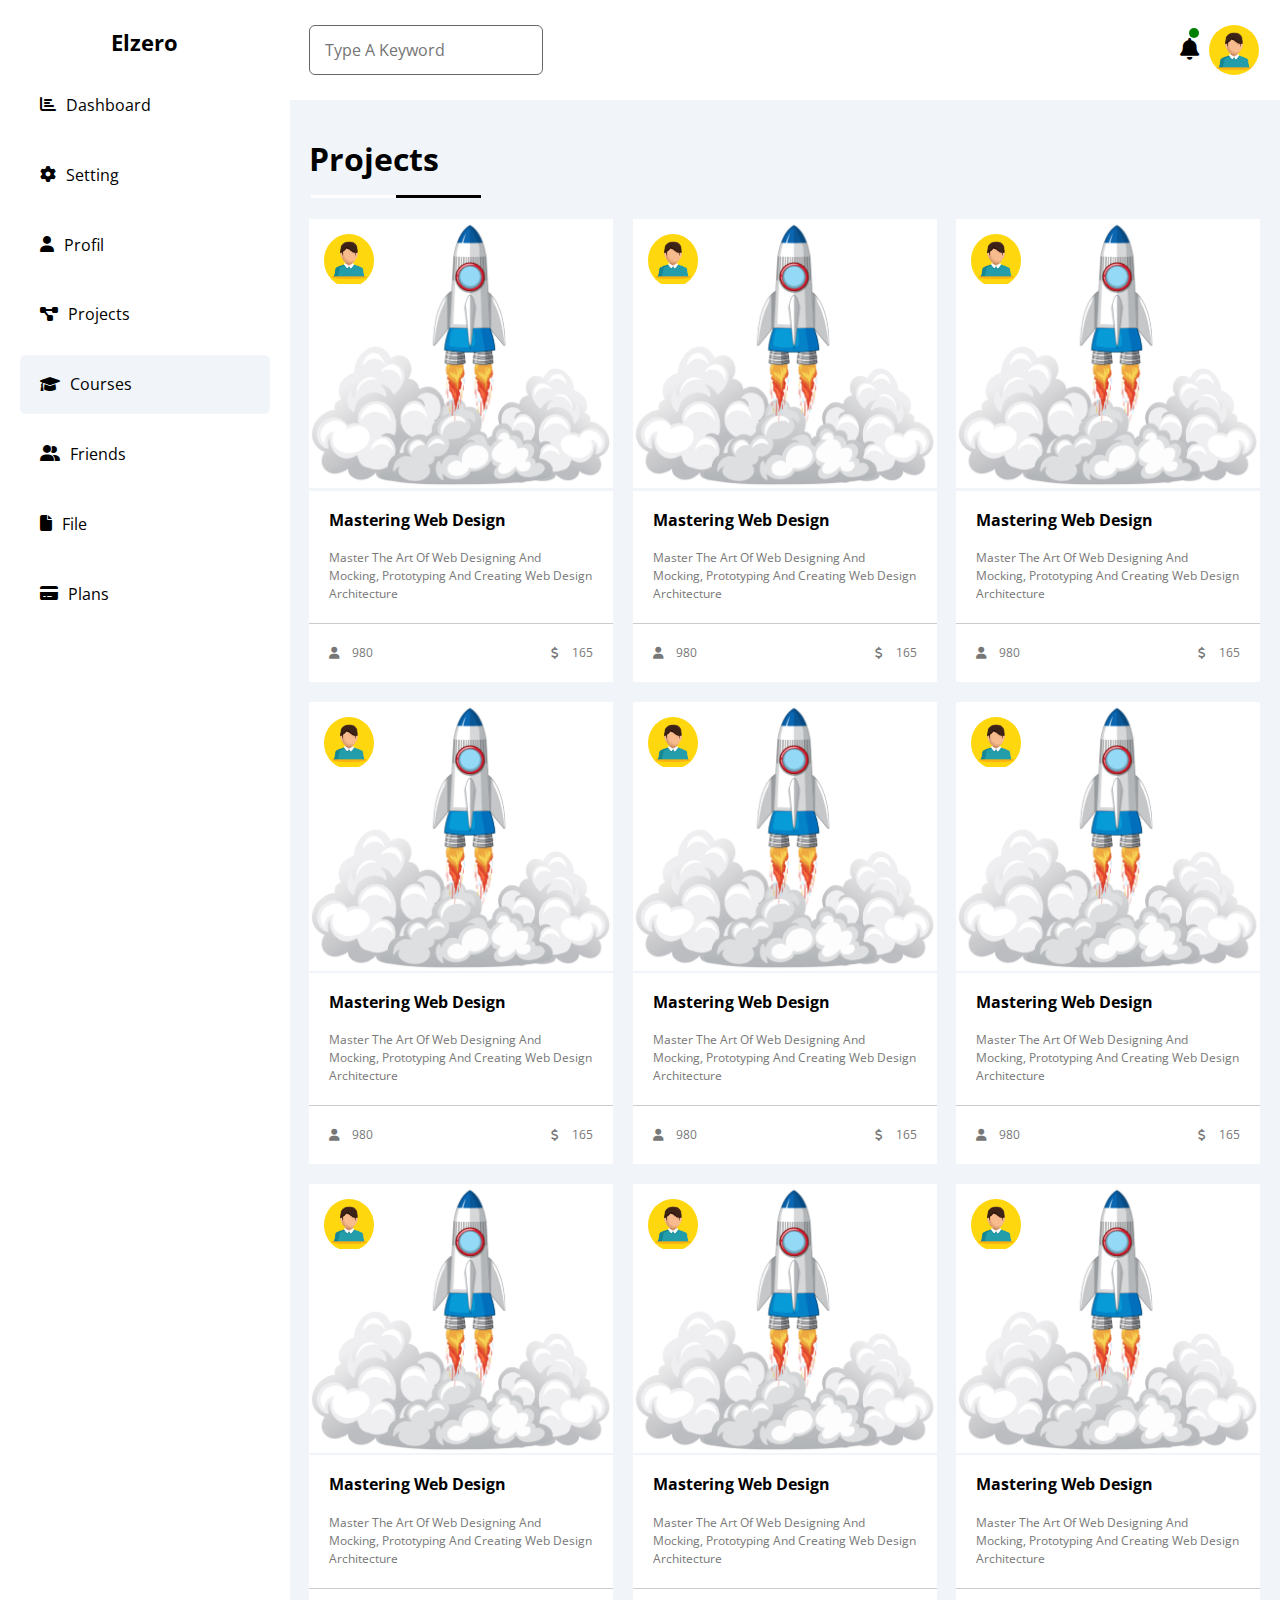
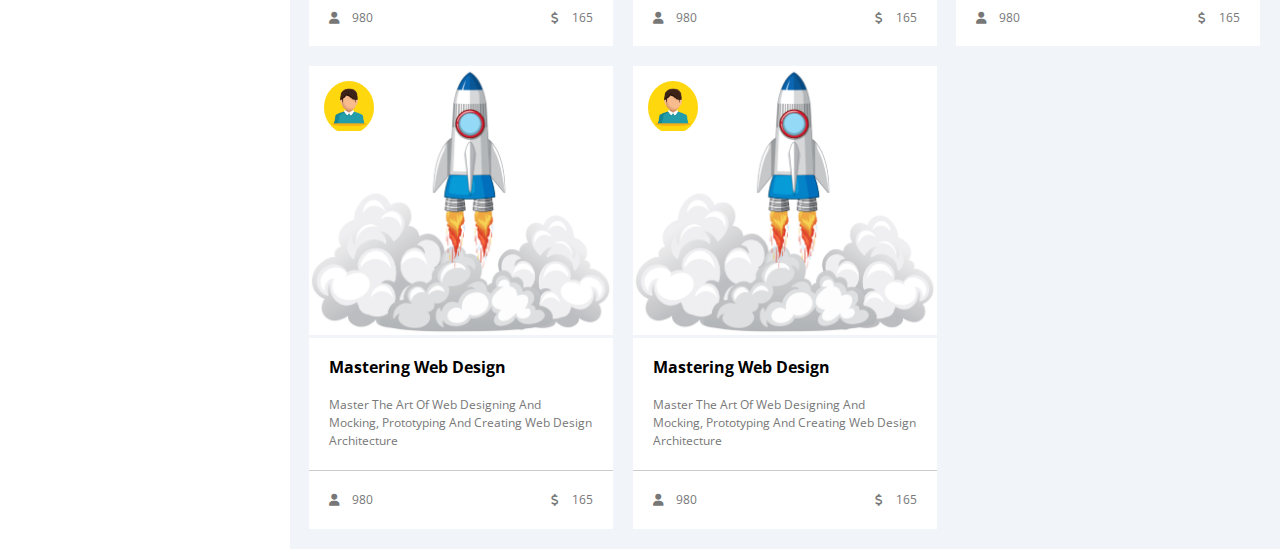
<file: courses.html>
<!DOCTYPE html>
<html lang="en">
    <head>
        <meta charset="UTF-8">
        <meta name="viewport" content="width=device-width, intiale-scale=1.0">
        <meta http-equiv="X-UA_compatible" content="IE=Edge">
        <title>courses</title>
        <link rel="stylesheet" href="css/all.min.css">
        <link rel="stylesheet" href="css/framework.css">
        <link rel="stylesheet" href="css/main.css">
        <link rel="stylesheet" href="css/normailize.css">
        <link rel="preconnect" href="https://fonts.googleapis.com">
        <link rel="preconnect" href="https://fonts.gstatic.com" crossorigin>
        <link href="https://fonts.googleapis.com/css2?family=Open+Sans:wght@400;500;600;700&display=swap" rel="stylesheet">
    </head>
    <body>
        <div class="page d-flex">
            <div class="sidebar bg-white p-20 ">
                <h3 class="txt-c fs-22 black-c p-10">elzero</h3>
                <ul class="mt-20 m-auto ">
                    <li class="wdt-25 mt-10 ht-6 d-block p-2 c-black rad-6"><i class="fa-solid c-black fa-chart-bar fafw pr-10 fs-16"></i><a class="c-black fs-16"  target="_blank" href="/index.html"class="fs-16 " >Dashboard</a></li>
                    <li class="wdt-25 mt-10 ht-6 d-block p-2 c-black rad-6"><i class="fa-solid c-black fa-gear fafw pr-10 fs-16"></i><a class="c-black fs-16"  target="top" href="/setting.html"class="fs-16 " >setting</a></li>
                    <li class="wdt-25 mt-10 ht-6 d-block p-2 c-black rad-6"><i class="fa-solid c-black fa-user fafw pr-10 fs-16"></i><a class="c-black fs-16" target="self"href="/profile.html"class="fs-16 " >profil</a></li>
                    <li class="wdt-25 mt-10 ht-6 d-block p-2 c-black rad-6"><i class="fa-solid c-black fa-diagram-project fafw pr-10 fs-16"></i><a class="c-black fs-16" target="blank" href="/projects.html"class="fs-16 " >projects</a></li>
                    <li class="wdt-25 mt-10 ht-6 d-block p-2 c-black rad-6 active"><i class="fa-solid c-black fa-graduation-cap fafw pr-10 fs-16"></i><a class="c-black fs-16" href="/courses.html"class="fs-16 " >courses</a></li>
                    <li class="wdt-25 mt-10 ht-6 d-block p-2 c-black rad-6"><i class="fa-solid c-black fa-user-group fafw pr-10 fs-16"></i><a class="c-black fs-16" href="/friends.html"class="fs-16 " >friends</a></li>
                    <li class="wdt-25 mt-10 ht-6 d-block p-2 c-black rad-6"><i class="fa-solid c-black fa-file fafw pr-10 fs-16"></i><a class="c-black fs-16" href="/files.html"class="fs-16 " >file</a></li>
                    <li class="wdt-25 mt-10 ht-6 d-block p-2 c-black rad-6"><i class="fa-solid c-black fa-credit-card fafw pr-10 fs-16"></i><a class="c-black fs-16" href="/plans.html"class="fs-16 " >plans</a></li>
                </ul>
            </div>
            <div class="container flex-1">
                <div class="content flex-1">
                    <header class=" d-flex bg-white wdt-100 p-20 ">
                        <form action="">
                            <input type="text" placeholder="type a keyword">
                        </form>
                        <div class="img p-relative mr-30">
                            <div class="i">
                                <i class="fa-solid fa-bell fafw pr-10 fs-22"></i>
                            </div>
                            <img class="rad-50"src="/images/user.jpg" alt="">
                        </div>
                    </header>
                    <!-- header end -->
                    <div class="main-heading p-relative">
                        <h1 class="p-20 fs-32 c-black ">Projects</h1>
                    </div>
                    <!-- main-heading end -->
                    <!-- course start-->
                    <div class="courses m-20">
                        <div class="course rad-6">
                            <div class="imgs">
                                <div class="img">
                                    <img src="/images/rocket.jpg" alt="">
                                </div>
                                <div class="user-img">
                                    <img src="/images/user.jpg" alt="">
                                </div>
                            </div>
                            <div class="txt-content p-20 bg-white">
                                <h3 class="ueber">Mastering Web Design</h3>
                                <p class="txt pt-20">Master The Art Of Web Designing And Mocking, Prototyping And Creating Web Design Architecture</p>
                            </div>
                            <div class="unter-zeile bg-white f-complete p-20">
                                <div class="txt "><i class="fa-solid fa-user pr-10"></i> 980</div>
                                <div class="txt txt-r "><i class="fa-solid fa-dollar-sign pr-10"></i> 165</div>
                            </div>
                        </div>
                        <div class="course rad-6">
                            <div class="imgs">
                                <div class="img">
                                    <img src="/images/rocket.jpg" alt="">
                                </div>
                                <div class="user-img">
                                    <img src="/images/user.jpg" alt="">
                                </div>
                            </div>
                            <div class="txt-content p-20 bg-white">
                                <h3 class="ueber">Mastering Web Design</h3>
                                <p class="txt pt-20">Master The Art Of Web Designing And Mocking, Prototyping And Creating Web Design Architecture</p>
                            </div>
                            <div class="unter-zeile bg-white f-complete p-20">
                                <div class="txt "><i class="fa-solid fa-user pr-10"></i> 980</div>
                                <div class="txt txt-r "><i class="fa-solid fa-dollar-sign pr-10"></i> 165</div>
                            </div>
                        </div>
                        <div class="course rad-6">
                            <div class="imgs">
                                <div class="img">
                                    <img src="/images/rocket.jpg" alt="">
                                </div>
                                <div class="user-img">
                                    <img src="/images/user.jpg" alt="">
                                </div>
                            </div>
                            <div class="txt-content p-20 bg-white">
                                <h3 class="ueber">Mastering Web Design</h3>
                                <p class="txt pt-20">Master The Art Of Web Designing And Mocking, Prototyping And Creating Web Design Architecture</p>
                            </div>
                            <div class="unter-zeile bg-white f-complete p-20">
                                <div class="txt "><i class="fa-solid fa-user pr-10"></i> 980</div>
                                <div class="txt txt-r "><i class="fa-solid fa-dollar-sign pr-10"></i> 165</div>
                            </div>
                        </div>
                        <div class="course rad-6">
                            <div class="imgs">
                                <div class="img">
                                    <img src="/images/rocket.jpg" alt="">
                                </div>
                                <div class="user-img">
                                    <img src="/images/user.jpg" alt="">
                                </div>
                            </div>
                            <div class="txt-content p-20 bg-white">
                                <h3 class="ueber">Mastering Web Design</h3>
                                <p class="txt pt-20">Master The Art Of Web Designing And Mocking, Prototyping And Creating Web Design Architecture</p>
                            </div>
                            <div class="unter-zeile bg-white f-complete p-20">
                                <div class="txt "><i class="fa-solid fa-user pr-10"></i> 980</div>
                                <div class="txt txt-r "><i class="fa-solid fa-dollar-sign pr-10"></i> 165</div>
                            </div>
                        </div>
                        <div class="course rad-6">
                            <div class="imgs">
                                <div class="img">
                                    <img src="/images/rocket.jpg" alt="">
                                </div>
                                <div class="user-img">
                                    <img src="/images/user.jpg" alt="">
                                </div>
                            </div>
                            <div class="txt-content p-20 bg-white">
                                <h3 class="ueber">Mastering Web Design</h3>
                                <p class="txt pt-20">Master The Art Of Web Designing And Mocking, Prototyping And Creating Web Design Architecture</p>
                            </div>
                            <div class="unter-zeile bg-white f-complete p-20">
                                <div class="txt "><i class="fa-solid fa-user pr-10"></i> 980</div>
                                <div class="txt txt-r "><i class="fa-solid fa-dollar-sign pr-10"></i> 165</div>
                            </div>
                        </div>
                        <div class="course rad-6">
                            <div class="imgs">
                                <div class="img">
                                    <img src="/images/rocket.jpg" alt="">
                                </div>
                                <div class="user-img">
                                    <img src="/images/user.jpg" alt="">
                                </div>
                            </div>
                            <div class="txt-content p-20 bg-white">
                                <h3 class="ueber">Mastering Web Design</h3>
                                <p class="txt pt-20">Master The Art Of Web Designing And Mocking, Prototyping And Creating Web Design Architecture</p>
                            </div>
                            <div class="unter-zeile bg-white f-complete p-20">
                                <div class="txt "><i class="fa-solid fa-user pr-10"></i> 980</div>
                                <div class="txt txt-r "><i class="fa-solid fa-dollar-sign pr-10"></i> 165</div>
                            </div>
                        </div>
                        <div class="course rad-6">
                            <div class="imgs">
                                <div class="img">
                                    <img src="/images/rocket.jpg" alt="">
                                </div>
                                <div class="user-img">
                                    <img src="/images/user.jpg" alt="">
                                </div>
                            </div>
                            <div class="txt-content p-20 bg-white">
                                <h3 class="ueber">Mastering Web Design</h3>
                                <p class="txt pt-20">Master The Art Of Web Designing And Mocking, Prototyping And Creating Web Design Architecture</p>
                            </div>
                            <div class="unter-zeile bg-white f-complete p-20">
                                <div class="txt "><i class="fa-solid fa-user pr-10"></i> 980</div>
                                <div class="txt txt-r "><i class="fa-solid fa-dollar-sign pr-10"></i> 165</div>
                            </div>
                        </div>
                        <div class="course rad-6">
                            <div class="imgs">
                                <div class="img">
                                    <img src="/images/rocket.jpg" alt="">
                                </div>
                                <div class="user-img">
                                    <img src="/images/user.jpg" alt="">
                                </div>
                            </div>
                            <div class="txt-content p-20 bg-white">
                                <h3 class="ueber">Mastering Web Design</h3>
                                <p class="txt pt-20">Master The Art Of Web Designing And Mocking, Prototyping And Creating Web Design Architecture</p>
                            </div>
                            <div class="unter-zeile bg-white f-complete p-20">
                                <div class="txt "><i class="fa-solid fa-user pr-10"></i> 980</div>
                                <div class="txt txt-r "><i class="fa-solid fa-dollar-sign pr-10"></i> 165</div>
                            </div>
                        </div>
                        <div class="course rad-6">
                            <div class="imgs">
                                <div class="img">
                                    <img src="/images/rocket.jpg" alt="">
                                </div>
                                <div class="user-img">
                                    <img src="/images/user.jpg" alt="">
                                </div>
                            </div>
                            <div class="txt-content p-20 bg-white">
                                <h3 class="ueber">Mastering Web Design</h3>
                                <p class="txt pt-20">Master The Art Of Web Designing And Mocking, Prototyping And Creating Web Design Architecture</p>
                            </div>
                            <div class="unter-zeile bg-white f-complete p-20">
                                <div class="txt "><i class="fa-solid fa-user pr-10"></i> 980</div>
                                <div class="txt txt-r "><i class="fa-solid fa-dollar-sign pr-10"></i> 165</div>
                            </div>
                        </div>
                        <div class="course rad-6">
                            <div class="imgs">
                                <div class="img">
                                    <img src="/images/rocket.jpg" alt="">
                                </div>
                                <div class="user-img">
                                    <img src="/images/user.jpg" alt="">
                                </div>
                            </div>
                            <div class="txt-content p-20 bg-white">
                                <h3 class="ueber">Mastering Web Design</h3>
                                <p class="txt pt-20">Master The Art Of Web Designing And Mocking, Prototyping And Creating Web Design Architecture</p>
                            </div>
                            <div class="unter-zeile bg-white f-complete p-20">
                                <div class="txt "><i class="fa-solid fa-user pr-10"></i> 980</div>
                                <div class="txt txt-r "><i class="fa-solid fa-dollar-sign pr-10"></i> 165</div>
                            </div>
                        </div>
                        <div class="course rad-6">
                            <div class="imgs">
                                <div class="img">
                                    <img src="/images/rocket.jpg" alt="">
                                </div>
                                <div class="user-img">
                                    <img src="/images/user.jpg" alt="">
                                </div>
                            </div>
                            <div class="txt-content p-20 bg-white">
                                <h3 class="ueber ">Mastering Web Design</h3>
                                <p class="txt pt-20">Master The Art Of Web Designing And Mocking, Prototyping And Creating Web Design Architecture</p>
                            </div>
                            <div class="unter-zeile bg-white f-complete p-20">
                                <div class="txt "><i class="fa-solid fa-user pr-10"></i> 980</div>
                                <div class="txt txt-r "><i class="fa-solid fa-dollar-sign pr-10"></i> 165</div>
                            </div>
                        </div>
                    </div> 
                    <!-- course end-->
                </div>
            </div> 
        </div>
    </body>
</html>
</file>
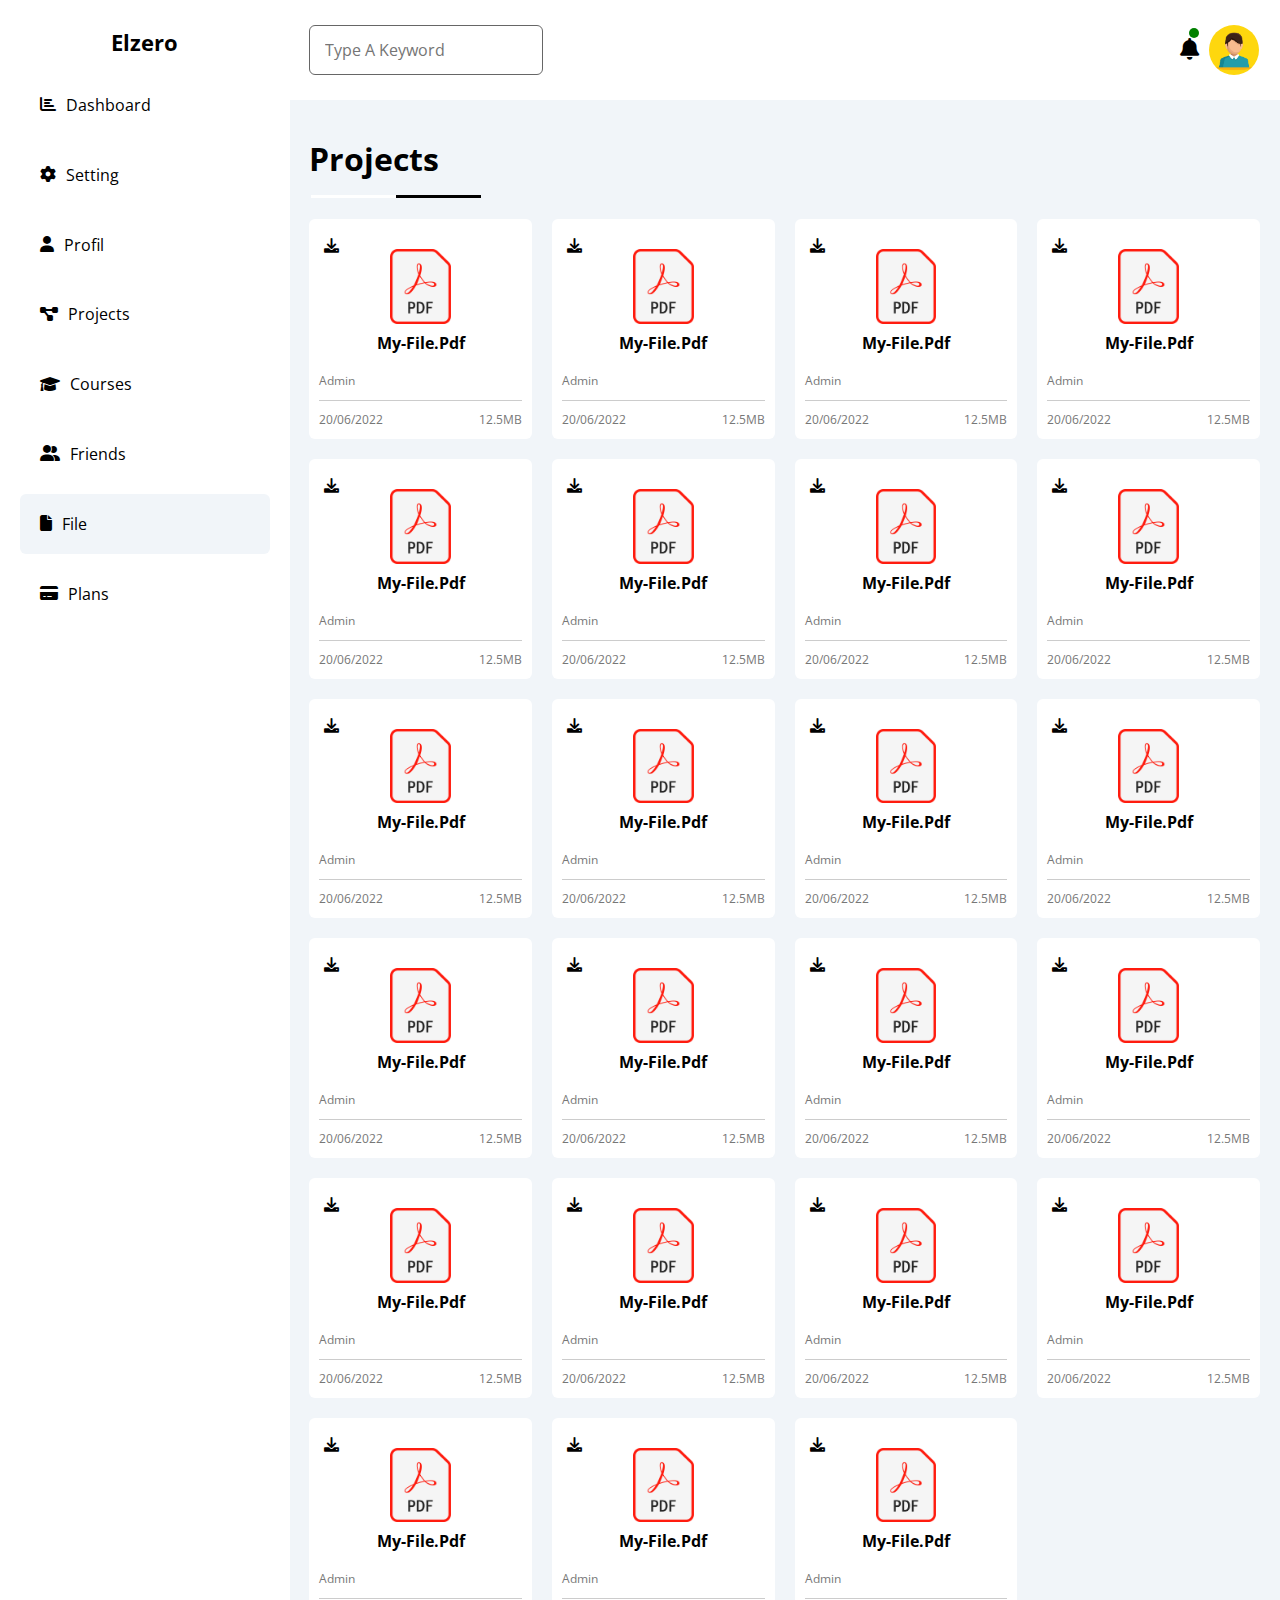
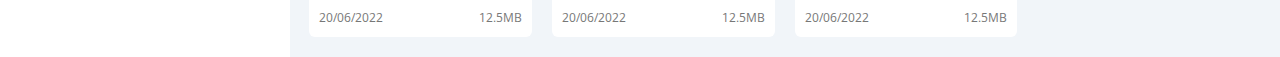
<file: files.html>
<!DOCTYPE html>
<html lang="en">
<head>
    <meta charset="UTF-8">
    <meta http-equiv="X-UA-Compatible" content="IE=edge">
    <meta name="viewport" content="width=device-width, initial-scale=1.0">
    <title>Files</title>
    <link rel="stylesheet" href="css/all.min.css">
    <link rel="stylesheet" href="css/framework.css">
    <link rel="stylesheet" href="css/main.css">
    <link rel="stylesheet" href="css/normailize.css">
    <link rel="preconnect" href="https://fonts.googleapis.com">
    <link rel="preconnect" href="https://fonts.gstatic.com" crossorigin>
    <link href="https://fonts.googleapis.com/css2?family=Open+Sans:wght@400;500;600;700&display=swap" rel="stylesheet">
</head>
<body>
    <div class="page d-flex">
        <div class="sidebar bg-white p-20 ">
            <h3 class="txt-c fs-22 black-c p-10">elzero</h3>
            <ul class="mt-20 m-auto ">
                <li class="wdt-25 mt-10 ht-6 d-block p-2 c-black rad-6"><i class="fa-solid c-black fa-chart-bar fafw pr-10 fs-16"></i><a class="c-black fs-16"  target="_blank" href="/index.html"class="fs-16 " >Dashboard</a></li>
                <li class="wdt-25 mt-10 ht-6 d-block p-2 c-black rad-6"><i class="fa-solid c-black fa-gear fafw pr-10 fs-16"></i><a class="c-black fs-16"  target="top" href="/setting.html"class="fs-16 " >setting</a></li>
                <li class="wdt-25 mt-10 ht-6 d-block p-2 c-black rad-6"><i class="fa-solid c-black fa-user fafw pr-10 fs-16"></i><a class="c-black fs-16" target="self"href="/profile.html"class="fs-16 " >profil</a></li>
                <li class="wdt-25 mt-10 ht-6 d-block p-2 c-black rad-6"><i class="fa-solid c-black fa-diagram-project fafw pr-10 fs-16"></i><a class="c-black fs-16" target="blank" href="/projects.html"class="fs-16 " >projects</a></li>
                <li class="wdt-25 mt-10 ht-6 d-block p-2 c-black rad-6"><i class="fa-solid c-black fa-graduation-cap fafw pr-10 fs-16"></i><a class="c-black fs-16" href="/courses.html"class="fs-16 " >courses</a></li>
                <li class="wdt-25 mt-10 ht-6 d-block p-2 c-black rad-6"><i class="fa-solid c-black fa-user-group fafw pr-10 fs-16"></i><a class="c-black fs-16" href="/friends.html"class="fs-16 " >friends</a></li>
                <li class="wdt-25 mt-10 ht-6 d-block p-2 c-black rad-6 active"><i class="fa-solid c-black fa-file fafw pr-10 fs-16"></i><a class="c-black fs-16" href="/files.html"class="fs-16 " >file</a></li>
                <li class="wdt-25 mt-10 ht-6 d-block p-2 c-black rad-6"><i class="fa-solid c-black fa-credit-card fafw pr-10 fs-16"></i><a class="c-black fs-16" href="/plans.html"class="fs-16 " >plans</a></li>
            </ul>
        </div>
        <div class="container flex-1">
            <div class="content flex-1">
                <header class=" d-flex bg-white wdt-100 p-20 ">
                    <form action="">
                        <input type="text" placeholder="type a keyword">
                    </form>
                    <div class="img p-relative mr-30">
                        <div class="i">
                            <i class="fa-solid fa-bell fafw pr-10 fs-22"></i>
                        </div>
                        <img class="rad-50"src="/images/user.jpg" alt="">
                    </div>
                </header>
                <!-- header end -->
                <div class="main-heading p-relative">
                    <h1 class="p-20 fs-32 c-black ">Projects</h1>
                </div>
                <!-- main-heading end -->
                <!--files start-->
                    <div class="files m-20">
                        <div class="file p-10 bg-white rad-6">
                            <div class="imgs mt-20">
                                <div class="img f-complete">
                                    <img src="/images/PDF_file_icon.svg.png" alt="">
                                </div>
                                <div class="icon">
                                    <i class="fa-solid fa-download"></i>
                                </div>
                            </div>
                            <div class="txt-cont mb-10">
                                <h3 class="ueber p-10 txt-c">my-file.pdf</h3>
                                <p class="txt mt-10">Admin</p>
                            </div>
                            <div class="unter-zeile  f-complete ">
                                <div class="txt">20/06/2022</div>
                                <div class="txt txt-r">12.5MB</div>
                            </div>
                        </div>
                        <div class="file p-10 bg-white rad-6">
                            <div class="imgs mt-20">
                                <div class="img f-complete">
                                    <img src="/images/PDF_file_icon.svg.png" alt="">
                                </div>
                                <div class="icon">
                                    <i class="fa-solid fa-download"></i>
                                </div>
                            </div>
                            <div class="txt-cont mb-10">
                                <h3 class="ueber p-10 txt-c">my-file.pdf</h3>
                                <p class="txt mt-10">Admin</p>
                            </div>
                            <div class="unter-zeile  f-complete ">
                                <div class="txt">20/06/2022</div>
                                <div class="txt txt-r">12.5MB</div>
                            </div>
                        </div>
                        <div class="file p-10 bg-white rad-6">
                            <div class="imgs mt-20">
                                <div class="img f-complete">
                                    <img src="/images/PDF_file_icon.svg.png" alt="">
                                </div>
                                <div class="icon">
                                    <i class="fa-solid fa-download"></i>
                                </div>
                            </div>
                            <div class="txt-cont mb-10">
                                <h3 class="ueber p-10 txt-c">my-file.pdf</h3>
                                <p class="txt mt-10">Admin</p>
                            </div>
                            <div class="unter-zeile  f-complete ">
                                <div class="txt">20/06/2022</div>
                                <div class="txt txt-r">12.5MB</div>
                            </div>
                        </div>
                        <div class="file p-10 bg-white rad-6">
                            <div class="imgs mt-20">
                                <div class="img f-complete">
                                    <img src="/images/PDF_file_icon.svg.png" alt="">
                                </div>
                                <div class="icon">
                                    <i class="fa-solid fa-download"></i>
                                </div>
                            </div>
                            <div class="txt-cont mb-10">
                                <h3 class="ueber p-10 txt-c">my-file.pdf</h3>
                                <p class="txt mt-10">Admin</p>
                            </div>
                            <div class="unter-zeile  f-complete ">
                                <div class="txt">20/06/2022</div>
                                <div class="txt txt-r">12.5MB</div>
                            </div>
                        </div>
                        <div class="file p-10 bg-white rad-6">
                            <div class="imgs mt-20">
                                <div class="img f-complete">
                                    <img src="/images/PDF_file_icon.svg.png" alt="">
                                </div>
                                <div class="icon">
                                    <i class="fa-solid fa-download"></i>
                                </div>
                            </div>
                            <div class="txt-cont mb-10">
                                <h3 class="ueber p-10 txt-c">my-file.pdf</h3>
                                <p class="txt mt-10">Admin</p>
                            </div>
                            <div class="unter-zeile  f-complete ">
                                <div class="txt">20/06/2022</div>
                                <div class="txt txt-r">12.5MB</div>
                            </div>
                        </div>
                        <div class="file p-10 bg-white rad-6">
                            <div class="imgs mt-20">
                                <div class="img f-complete">
                                    <img src="/images/PDF_file_icon.svg.png" alt="">
                                </div>
                                <div class="icon">
                                    <i class="fa-solid fa-download"></i>
                                </div>
                            </div>
                            <div class="txt-cont mb-10">
                                <h3 class="ueber p-10 txt-c">my-file.pdf</h3>
                                <p class="txt mt-10">Admin</p>
                            </div>
                            <div class="unter-zeile  f-complete ">
                                <div class="txt">20/06/2022</div>
                                <div class="txt txt-r">12.5MB</div>
                            </div>
                        </div>
                        <div class="file p-10 bg-white rad-6">
                            <div class="imgs mt-20">
                                <div class="img f-complete">
                                    <img src="/images/PDF_file_icon.svg.png" alt="">
                                </div>
                                <div class="icon">
                                    <i class="fa-solid fa-download"></i>
                                </div>
                            </div>
                            <div class="txt-cont mb-10">
                                <h3 class="ueber p-10 txt-c">my-file.pdf</h3>
                                <p class="txt mt-10">Admin</p>
                            </div>
                            <div class="unter-zeile  f-complete ">
                                <div class="txt">20/06/2022</div>
                                <div class="txt txt-r">12.5MB</div>
                            </div>
                        </div>
                        <div class="file p-10 bg-white rad-6">
                            <div class="imgs mt-20">
                                <div class="img f-complete">
                                    <img src="/images/PDF_file_icon.svg.png" alt="">
                                </div>
                                <div class="icon">
                                    <i class="fa-solid fa-download"></i>
                                </div>
                            </div>
                            <div class="txt-cont mb-10">
                                <h3 class="ueber p-10 txt-c">my-file.pdf</h3>
                                <p class="txt mt-10">Admin</p>
                            </div>
                            <div class="unter-zeile  f-complete ">
                                <div class="txt">20/06/2022</div>
                                <div class="txt txt-r">12.5MB</div>
                            </div>
                        </div>
                        <div class="file p-10 bg-white rad-6">
                            <div class="imgs mt-20">
                                <div class="img f-complete">
                                    <img src="/images/PDF_file_icon.svg.png" alt="">
                                </div>
                                <div class="icon">
                                    <i class="fa-solid fa-download"></i>
                                </div>
                            </div>
                            <div class="txt-cont mb-10">
                                <h3 class="ueber p-10 txt-c">my-file.pdf</h3>
                                <p class="txt mt-10">Admin</p>
                            </div>
                            <div class="unter-zeile  f-complete ">
                                <div class="txt">20/06/2022</div>
                                <div class="txt txt-r">12.5MB</div>
                            </div>
                        </div>
                        <div class="file p-10 bg-white rad-6">
                            <div class="imgs mt-20">
                                <div class="img f-complete">
                                    <img src="/images/PDF_file_icon.svg.png" alt="">
                                </div>
                                <div class="icon">
                                    <i class="fa-solid fa-download"></i>
                                </div>
                            </div>
                            <div class="txt-cont mb-10">
                                <h3 class="ueber p-10 txt-c">my-file.pdf</h3>
                                <p class="txt mt-10">Admin</p>
                            </div>
                            <div class="unter-zeile  f-complete ">
                                <div class="txt">20/06/2022</div>
                                <div class="txt txt-r">12.5MB</div>
                            </div>
                        </div>
                        <div class="file p-10 bg-white rad-6">
                            <div class="imgs mt-20">
                                <div class="img f-complete">
                                    <img src="/images/PDF_file_icon.svg.png" alt="">
                                </div>
                                <div class="icon">
                                    <i class="fa-solid fa-download"></i>
                                </div>
                            </div>
                            <div class="txt-cont mb-10">
                                <h3 class="ueber p-10 txt-c">my-file.pdf</h3>
                                <p class="txt mt-10">Admin</p>
                            </div>
                            <div class="unter-zeile  f-complete ">
                                <div class="txt">20/06/2022</div>
                                <div class="txt txt-r">12.5MB</div>
                            </div>
                        </div>
                        <div class="file p-10 bg-white rad-6">
                            <div class="imgs mt-20">
                                <div class="img f-complete">
                                    <img src="/images/PDF_file_icon.svg.png" alt="">
                                </div>
                                <div class="icon">
                                    <i class="fa-solid fa-download"></i>
                                </div>
                            </div>
                            <div class="txt-cont mb-10">
                                <h3 class="ueber p-10 txt-c">my-file.pdf</h3>
                                <p class="txt mt-10">Admin</p>
                            </div>
                            <div class="unter-zeile  f-complete ">
                                <div class="txt">20/06/2022</div>
                                <div class="txt txt-r">12.5MB</div>
                            </div>
                        </div>
                        <div class="file p-10 bg-white rad-6">
                            <div class="imgs mt-20">
                                <div class="img f-complete">
                                    <img src="/images/PDF_file_icon.svg.png" alt="">
                                </div>
                                <div class="icon">
                                    <i class="fa-solid fa-download"></i>
                                </div>
                            </div>
                            <div class="txt-cont mb-10">
                                <h3 class="ueber p-10 txt-c">my-file.pdf</h3>
                                <p class="txt mt-10">Admin</p>
                            </div>
                            <div class="unter-zeile  f-complete ">
                                <div class="txt">20/06/2022</div>
                                <div class="txt txt-r">12.5MB</div>
                            </div>
                        </div>
                        <div class="file p-10 bg-white rad-6">
                            <div class="imgs mt-20">
                                <div class="img f-complete">
                                    <img src="/images/PDF_file_icon.svg.png" alt="">
                                </div>
                                <div class="icon">
                                    <i class="fa-solid fa-download"></i>
                                </div>
                            </div>
                            <div class="txt-cont mb-10">
                                <h3 class="ueber p-10 txt-c">my-file.pdf</h3>
                                <p class="txt mt-10">Admin</p>
                            </div>
                            <div class="unter-zeile  f-complete ">
                                <div class="txt">20/06/2022</div>
                                <div class="txt txt-r">12.5MB</div>
                            </div>
                        </div>
                        <div class="file p-10 bg-white rad-6">
                            <div class="imgs mt-20">
                                <div class="img f-complete">
                                    <img src="/images/PDF_file_icon.svg.png" alt="">
                                </div>
                                <div class="icon">
                                    <i class="fa-solid fa-download"></i>
                                </div>
                            </div>
                            <div class="txt-cont mb-10">
                                <h3 class="ueber p-10 txt-c">my-file.pdf</h3>
                                <p class="txt mt-10">Admin</p>
                            </div>
                            <div class="unter-zeile  f-complete ">
                                <div class="txt">20/06/2022</div>
                                <div class="txt txt-r">12.5MB</div>
                            </div>
                        </div>
                        <div class="file p-10 bg-white rad-6">
                            <div class="imgs mt-20">
                                <div class="img f-complete">
                                    <img src="/images/PDF_file_icon.svg.png" alt="">
                                </div>
                                <div class="icon">
                                    <i class="fa-solid fa-download"></i>
                                </div>
                            </div>
                            <div class="txt-cont mb-10">
                                <h3 class="ueber p-10 txt-c">my-file.pdf</h3>
                                <p class="txt mt-10">Admin</p>
                            </div>
                            <div class="unter-zeile  f-complete ">
                                <div class="txt">20/06/2022</div>
                                <div class="txt txt-r">12.5MB</div>
                            </div>
                        </div>
                        <div class="file p-10 bg-white rad-6">
                            <div class="imgs mt-20">
                                <div class="img f-complete">
                                    <img src="/images/PDF_file_icon.svg.png" alt="">
                                </div>
                                <div class="icon">
                                    <i class="fa-solid fa-download"></i>
                                </div>
                            </div>
                            <div class="txt-cont mb-10">
                                <h3 class="ueber p-10 txt-c">my-file.pdf</h3>
                                <p class="txt mt-10">Admin</p>
                            </div>
                            <div class="unter-zeile  f-complete ">
                                <div class="txt">20/06/2022</div>
                                <div class="txt txt-r">12.5MB</div>
                            </div>
                        </div>
                        <div class="file p-10 bg-white rad-6">
                            <div class="imgs mt-20">
                                <div class="img f-complete">
                                    <img src="/images/PDF_file_icon.svg.png" alt="">
                                </div>
                                <div class="icon">
                                    <i class="fa-solid fa-download"></i>
                                </div>
                            </div>
                            <div class="txt-cont mb-10">
                                <h3 class="ueber p-10 txt-c">my-file.pdf</h3>
                                <p class="txt mt-10">Admin</p>
                            </div>
                            <div class="unter-zeile  f-complete ">
                                <div class="txt">20/06/2022</div>
                                <div class="txt txt-r">12.5MB</div>
                            </div>
                        </div>
                        <div class="file p-10 bg-white rad-6">
                            <div class="imgs mt-20">
                                <div class="img f-complete">
                                    <img src="/images/PDF_file_icon.svg.png" alt="">
                                </div>
                                <div class="icon">
                                    <i class="fa-solid fa-download"></i>
                                </div>
                            </div>
                            <div class="txt-cont mb-10">
                                <h3 class="ueber p-10 txt-c">my-file.pdf</h3>
                                <p class="txt mt-10">Admin</p>
                            </div>
                            <div class="unter-zeile  f-complete ">
                                <div class="txt">20/06/2022</div>
                                <div class="txt txt-r">12.5MB</div>
                            </div>
                        </div>
                        <div class="file p-10 bg-white rad-6">
                            <div class="imgs mt-20">
                                <div class="img f-complete">
                                    <img src="/images/PDF_file_icon.svg.png" alt="">
                                </div>
                                <div class="icon">
                                    <i class="fa-solid fa-download"></i>
                                </div>
                            </div>
                            <div class="txt-cont mb-10">
                                <h3 class="ueber p-10 txt-c">my-file.pdf</h3>
                                <p class="txt mt-10">Admin</p>
                            </div>
                            <div class="unter-zeile  f-complete ">
                                <div class="txt">20/06/2022</div>
                                <div class="txt txt-r">12.5MB</div>
                            </div>
                        </div>
                        <div class="file p-10 bg-white rad-6">
                            <div class="imgs mt-20">
                                <div class="img f-complete">
                                    <img src="/images/PDF_file_icon.svg.png" alt="">
                                </div>
                                <div class="icon">
                                    <i class="fa-solid fa-download"></i>
                                </div>
                            </div>
                            <div class="txt-cont mb-10">
                                <h3 class="ueber p-10 txt-c">my-file.pdf</h3>
                                <p class="txt mt-10">Admin</p>
                            </div>
                            <div class="unter-zeile  f-complete ">
                                <div class="txt">20/06/2022</div>
                                <div class="txt txt-r">12.5MB</div>
                            </div>
                        </div>
                        <div class="file p-10 bg-white rad-6">
                            <div class="imgs mt-20">
                                <div class="img f-complete">
                                    <img src="/images/PDF_file_icon.svg.png" alt="">
                                </div>
                                <div class="icon">
                                    <i class="fa-solid fa-download"></i>
                                </div>
                            </div>
                            <div class="txt-cont mb-10">
                                <h3 class="ueber p-10 txt-c">my-file.pdf</h3>
                                <p class="txt mt-10">Admin</p>
                            </div>
                            <div class="unter-zeile  f-complete ">
                                <div class="txt">20/06/2022</div>
                                <div class="txt txt-r">12.5MB</div>
                            </div>
                        </div>
                        <div class="file p-10 bg-white rad-6">
                            <div class="imgs mt-20">
                                <div class="img f-complete">
                                    <img src="/images/PDF_file_icon.svg.png" alt="">
                                </div>
                                <div class="icon">
                                    <i class="fa-solid fa-download"></i>
                                </div>
                            </div>
                            <div class="txt-cont mb-10">
                                <h3 class="ueber p-10 txt-c">my-file.pdf</h3>
                                <p class="txt mt-10">Admin</p>
                            </div>
                            <div class="unter-zeile  f-complete ">
                                <div class="txt">20/06/2022</div>
                                <div class="txt txt-r">12.5MB</div>
                            </div>
                        </div>
                    </div>
                <!--files end-->
                <!--files start-->
                <!--files end-->
            </div>
        </div> 
    </div>
</body>
</html>
</file>
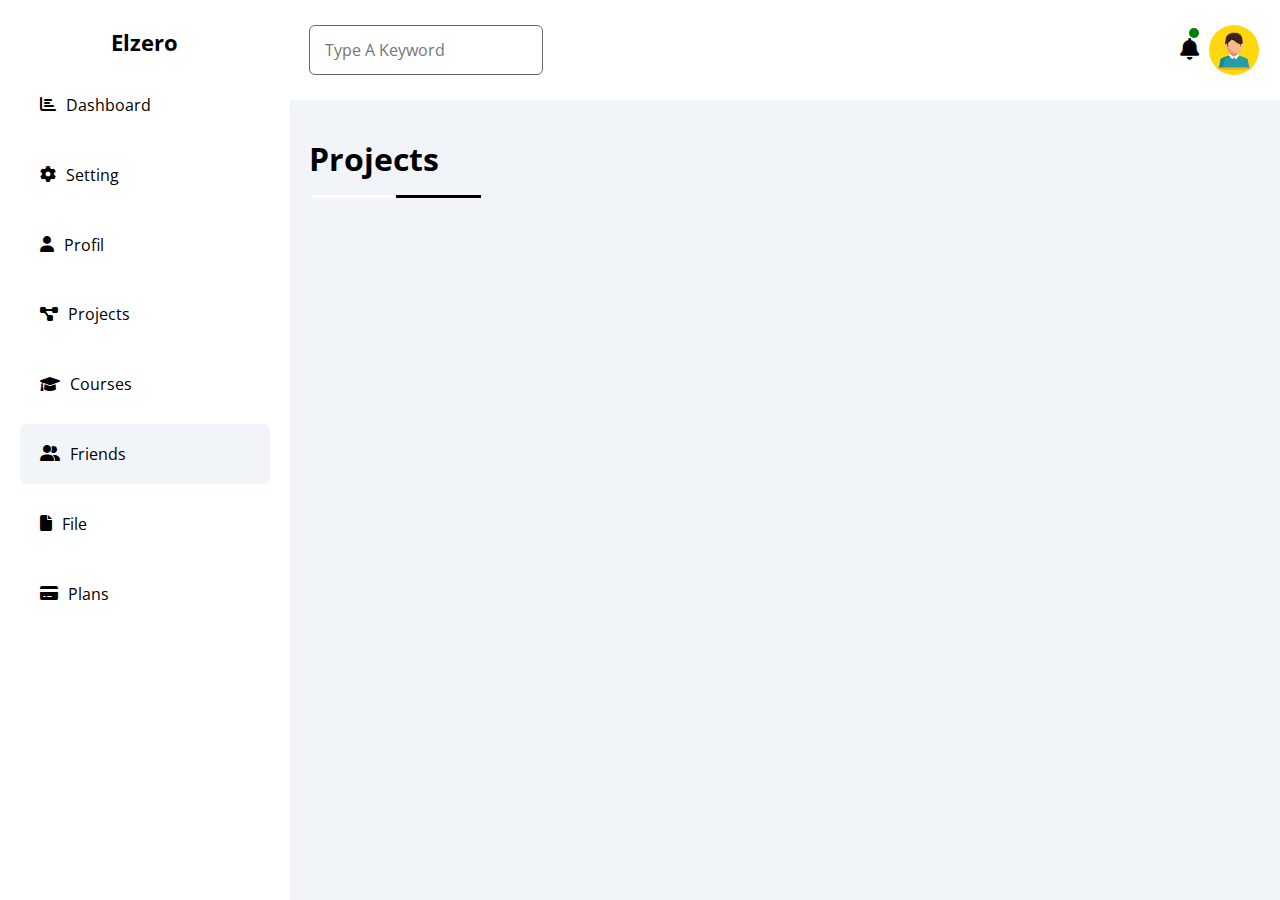
<file: friends.html>
<!DOCTYPE html>
<html lang="en">
<head>
    <meta charset="UTF-8">
    <meta http-equiv="X-UA-Compatible" content="IE=edge">
    <meta name="viewport" content="width=device-width, initial-scale=1.0">
    <title>Friends</title>
    <link rel="stylesheet" href="/css/all.min.css">
    <link rel="stylesheet" href="/css/framework.css">
    <link rel="stylesheet" href="/css/main.css">
    <link rel="stylesheet" href="/css/normailize.css">
    <link rel="preconnect" href="https://fonts.googleapis.com">
    <link rel="preconnect" href="https://fonts.gstatic.com" crossorigin>
    <link href="https://fonts.googleapis.com/css2?family=Open+Sans:wght@400;500;600;700&display=swap" rel="stylesheet">
</head>
<body>
    <div class="page d-flex">
        <div class="sidebar bg-white p-20 ">
            <h3 class="txt-c fs-22 black-c p-10">elzero</h3>
            <ul class="mt-20 m-auto ">
                <li class="wdt-25 mt-10 ht-6 d-block p-2 c-black rad-6"><i class="fa-solid c-black fa-chart-bar fafw pr-10 fs-16"></i><a class="c-black fs-16"  target="_blank" href="/index.html"class="fs-16 " >Dashboard</a></li>
                <li class="wdt-25 mt-10 ht-6 d-block p-2 c-black rad-6"><i class="fa-solid c-black fa-gear fafw pr-10 fs-16"></i><a class="c-black fs-16"  target="top" href="/setting.html"class="fs-16 " >setting</a></li>
                <li class="wdt-25 mt-10 ht-6 d-block p-2 c-black rad-6"><i class="fa-solid c-black fa-user fafw pr-10 fs-16"></i><a class="c-black fs-16" target="self"href="/profile.html"class="fs-16 " >profil</a></li>
                <li class="wdt-25 mt-10 ht-6 d-block p-2 c-black rad-6"><i class="fa-solid c-black fa-diagram-project fafw pr-10 fs-16"></i><a class="c-black fs-16" target="blank" href="/projects.html"class="fs-16 " >projects</a></li>
                <li class="wdt-25 mt-10 ht-6 d-block p-2 c-black rad-6"><i class="fa-solid c-black fa-graduation-cap fafw pr-10 fs-16"></i><a class="c-black fs-16" href="/courses.html"class="fs-16 " >courses</a></li>
                <li class="wdt-25 mt-10 ht-6 d-block p-2 c-black rad-6 active"><i class="fa-solid c-black fa-user-group fafw pr-10 fs-16"></i><a class="c-black fs-16" href="/friends.html"class="fs-16 " >friends</a></li>
                <li class="wdt-25 mt-10 ht-6 d-block p-2 c-black rad-6"><i class="fa-solid c-black fa-file fafw pr-10 fs-16"></i><a class="c-black fs-16" href="/files.html"class="fs-16 " >file</a></li>
                <li class="wdt-25 mt-10 ht-6 d-block p-2 c-black rad-6"><i class="fa-solid c-black fa-credit-card fafw pr-10 fs-16"></i><a class="c-black fs-16" href="/plans.html"class="fs-16 " >plans</a></li>
            </ul>
        </div>
        <div class="container flex-1">
            <div class="content flex-1">
                <header class=" d-flex bg-white wdt-100 p-20 ">
                    <form action="">
                        <input type="text" placeholder="type a keyword">
                    </form>
                    <div class="img p-relative mr-30">
                        <div class="i">
                            <i class="fa-solid fa-bell fafw pr-10 fs-22"></i>
                        </div>
                        <img class="rad-50"src="/images/user.jpg" alt="">
                    </div>
                </header>
                <!-- header end -->
                <div class="main-heading p-relative">
                    <h1 class="p-20 fs-32 c-black ">Projects</h1>
                </div>
                <!-- main-heading end -->
                <!-- projects start-->
                    
                <!-- projects end-->
            </div>
        </div> 
    </div>
</body>
</html>
</file>
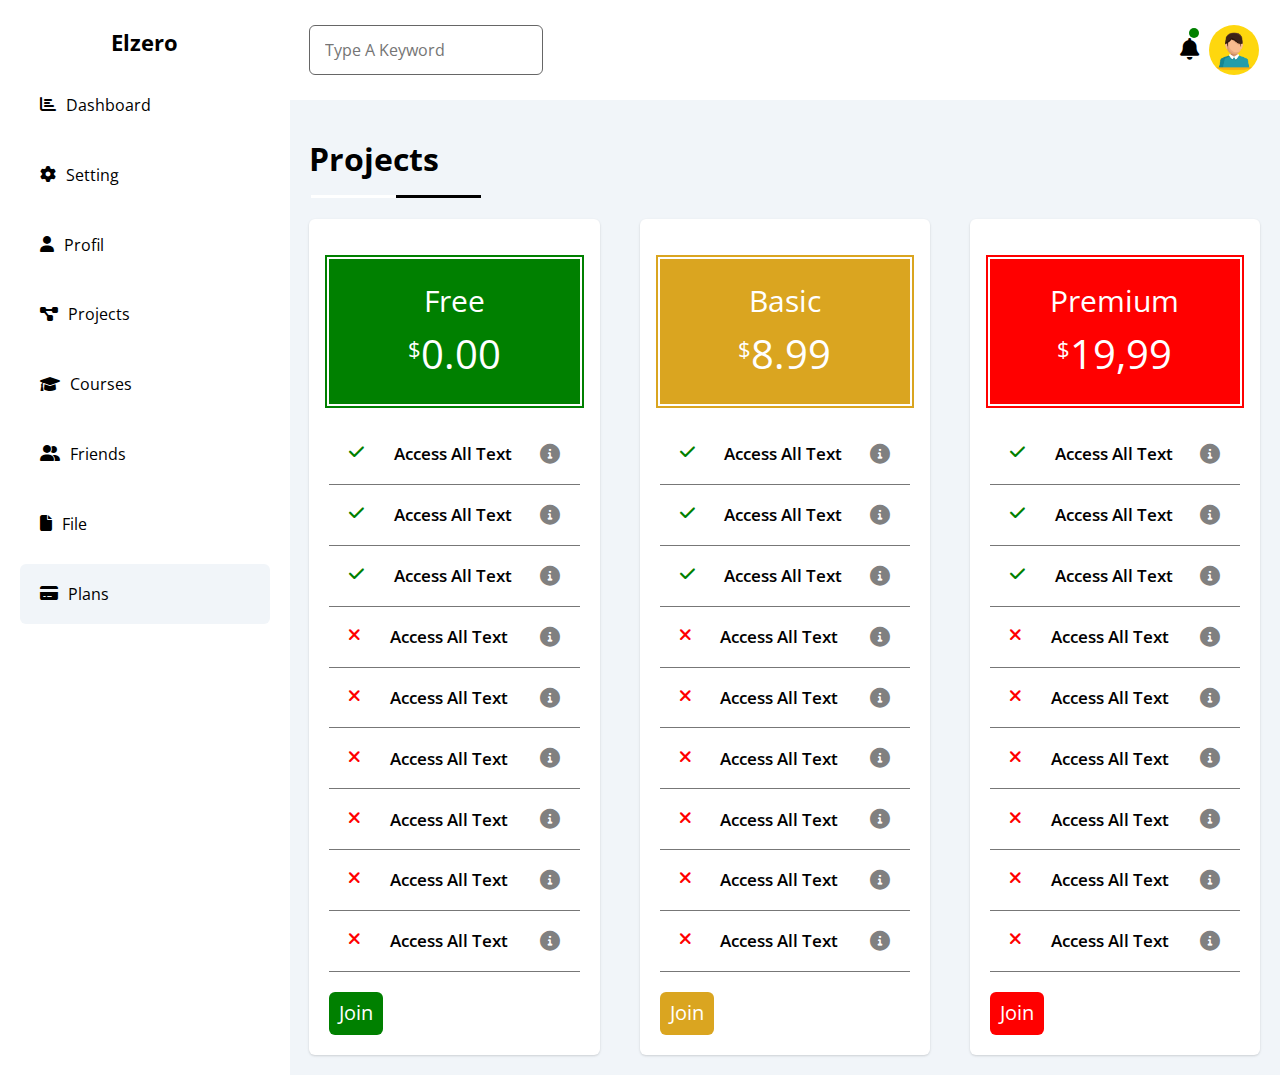
<file: plans.html>
<!DOCTYPE html>
<html lang="en">
<head>
    <meta charset="UTF-8">
    <meta http-equiv="X-UA-Compatible" content="IE=edge">
    <meta name="viewport" content="width=device-width, initial-scale=1.0">
    <title>Plans</title>
    <link rel="stylesheet" href="/css/all.min.css">
    <link rel="stylesheet" href="/css/framework.css">
    <link rel="stylesheet" href="/css/main.css">
    <link rel="stylesheet" href="/css/normailize.css">
    <link rel="preconnect" href="https://fonts.googleapis.com">
    <link rel="preconnect" href="https://fonts.gstatic.com" crossorigin>
    <link href="https://fonts.googleapis.com/css2?family=Open+Sans:wght@400;500;600;700&display=swap" rel="stylesheet">
</head>
<body>
    <div class="page d-flex">
        <div class="sidebar bg-white p-20 ">
            <h3 class="txt-c fs-22 black-c p-10">elzero</h3>
            <ul class="mt-20 m-auto ">
                <li class="wdt-25 mt-10 ht-6 d-block p-2 c-black rad-6"><i class="fa-solid c-black fa-chart-bar fafw pr-10 fs-16"></i><a class="c-black fs-16"  target="_blank" href="/index.html"class="fs-16 " >Dashboard</a></li>
                <li class="wdt-25 mt-10 ht-6 d-block p-2 c-black rad-6"><i class="fa-solid c-black fa-gear fafw pr-10 fs-16"></i><a class="c-black fs-16"  target="top" href="/setting.html"class="fs-16 " >setting</a></li>
                <li class="wdt-25 mt-10 ht-6 d-block p-2 c-black rad-6"><i class="fa-solid c-black fa-user fafw pr-10 fs-16"></i><a class="c-black fs-16" target="self"href="/profile.html"class="fs-16 " >profil</a></li>
                <li class="wdt-25 mt-10 ht-6 d-block p-2 c-black rad-6"><i class="fa-solid c-black fa-diagram-project fafw pr-10 fs-16"></i><a class="c-black fs-16" target="blank" href="/projects.html"class="fs-16 " >projects</a></li>
                <li class="wdt-25 mt-10 ht-6 d-block p-2 c-black rad-6"><i class="fa-solid c-black fa-graduation-cap fafw pr-10 fs-16"></i><a class="c-black fs-16" href="/courses.html"class="fs-16 " >courses</a></li>
                <li class="wdt-25 mt-10 ht-6 d-block p-2 c-black rad-6"><i class="fa-solid c-black fa-user-group fafw pr-10 fs-16"></i><a class="c-black fs-16" href="/friends.html"class="fs-16 " >friends</a></li>
                <li class="wdt-25 mt-10 ht-6 d-block p-2 c-black rad-6"><i class="fa-solid c-black fa-file fafw pr-10 fs-16"></i><a class="c-black fs-16" href="/files.html"class="fs-16 " >file</a></li>
                <li class="wdt-25 mt-10 ht-6 d-block p-2 c-black rad-6 active"><i class="fa-solid c-black fa-credit-card fafw pr-10 fs-16"></i><a class="c-black fs-16" href="/plans.html"class="fs-16 " >plans</a></li>
            </ul>
        </div>
        <div class="container flex-1">
            <div class="content flex-1">
                <header class=" d-flex bg-white wdt-100 p-20 ">
                    <form action="">
                        <input type="text" placeholder="type a keyword">
                    </form>
                    <div class="img p-relative mr-30">
                        <div class="i">
                            <i class="fa-solid fa-bell fafw pr-10 fs-22"></i>
                        </div>
                        <img class="rad-50"src="/images/user.jpg" alt="">
                    </div>
                </header>
                <!-- header end -->
                <div class="main-heading p-relative">
                    <h1 class="p-20 fs-32 c-black ">Projects</h1>
                </div>
                <!-- main-heading end -->
                <!-- plans start-->
                <div class="plans d-flex">
                    <div class="plan-gree info-box p-20 rad-6 m-20 bg-white flex-1 quick-draft ">
                        <div class="colorful-h">
                            <h1 class="txt-c p-20">
                                Free<br>
                                <sup>$</sup><span>0.00</span>
                            </h1>
                        </div>
                        <ul >
                            <li class="p-20 f-complete txt-c"><div class="d-flex"><div class="fa-solid fa-check mr-30"></div>access all text </div><i class="fa-solid fa-circle-info d-block"></i></li>
                            <li class="p-20 f-complete txt-c"><div class="d-flex"><div class="fa-solid fa-check mr-30"></div>access all text </div><i class="fa-solid fa-circle-info d-block"></i></li>
                            <li class="p-20 f-complete txt-c"><div class="d-flex"><div class="fa-solid fa-check mr-30"></div>access all text </div><i class="fa-solid fa-circle-info d-block"></i></li>
                            <li class="p-20 f-complete txt-c"><div class="d-flex"><div class="fa-solid fa-close mr-30"></div>access all text </div><i class="fa-solid fa-circle-info d-block"></i></li>
                            <li class="p-20 f-complete txt-c"><div class="d-flex"><div class="fa-solid fa-close mr-30"></div>access all text </div><i class="fa-solid fa-circle-info d-block"></i></li>
                            <li class="p-20 f-complete txt-c"><div class="d-flex"><div class="fa-solid fa-close mr-30"></div>access all text </div><i class="fa-solid fa-circle-info d-block"></i></li>
                            <li class="p-20 f-complete txt-c"><div class="d-flex"><div class="fa-solid fa-close mr-30"></div>access all text </div><i class="fa-solid fa-circle-info d-block"></i></li>
                            <li class="p-20 f-complete txt-c"><div class="d-flex"><div class="fa-solid fa-close mr-30"></div>access all text </div><i class="fa-solid fa-circle-info d-block"></i></li>
                            <li class="p-20 f-complete txt-c"><div class="d-flex"><div class="fa-solid fa-close mr-30"></div>access all text </div><i class="fa-solid fa-circle-info d-block"></i></li>
                        </ul>
                        <button class="rad-6 d-block p-10 txt-c mt-20">Join</button>
                    </div>
                    <div class="plan-gold info-box p-20 rad-6 m-20 bg-white flex-1 quick-draft ">
                        <div class="colorful-h">
                            <h1 class="txt-c p-20">
                                Basic<br>
                                <sup>$</sup><span>8.99</span>
                            </h1>
                        </div>
                        <ul >
                            <li class="p-20 f-complete txt-c"><div class="d-flex"><div class="fa-solid fa-check mr-30"></div>access all text </div><i class="fa-solid fa-circle-info d-block"></i></li>
                            <li class="p-20 f-complete txt-c"><div class="d-flex"><div class="fa-solid fa-check mr-30"></div>access all text </div><i class="fa-solid fa-circle-info d-block"></i></li>
                            <li class="p-20 f-complete txt-c"><div class="d-flex"><div class="fa-solid fa-check mr-30"></div>access all text </div><i class="fa-solid fa-circle-info d-block"></i></li>
                            <li class="p-20 f-complete txt-c"><div class="d-flex"><div class="fa-solid fa-close mr-30"></div>access all text </div><i class="fa-solid fa-circle-info d-block"></i></li>
                            <li class="p-20 f-complete txt-c"><div class="d-flex"><div class="fa-solid fa-close mr-30"></div>access all text </div><i class="fa-solid fa-circle-info d-block"></i></li>
                            <li class="p-20 f-complete txt-c"><div class="d-flex"><div class="fa-solid fa-close mr-30"></div>access all text </div><i class="fa-solid fa-circle-info d-block"></i></li>
                            <li class="p-20 f-complete txt-c"><div class="d-flex"><div class="fa-solid fa-close mr-30"></div>access all text </div><i class="fa-solid fa-circle-info d-block"></i></li>
                            <li class="p-20 f-complete txt-c"><div class="d-flex"><div class="fa-solid fa-close mr-30"></div>access all text </div><i class="fa-solid fa-circle-info d-block"></i></li>
                            <li class="p-20 f-complete txt-c"><div class="d-flex"><div class="fa-solid fa-close mr-30"></div>access all text </div><i class="fa-solid fa-circle-info d-block"></i></li>
                        </ul>
                        <button class="rad-6 d-block p-10 txt-c mt-20">Join</button>
                    </div>
                    <div class="plan-rot info-box p-20 rad-6 m-20 bg-white flex-1 quick-draft ">
                        <div class="colorful-h">
                            <h1 class="txt-c p-20">
                                Premium<br>
                                <sup>$</sup><span>19,99</span>
                            </h1>
                        </div>
                        <ul >
                            <li class="p-20 f-complete txt-c"><div class="d-flex"><div class="fa-solid fa-check mr-30"></div>access all text </div><i class="fa-solid fa-circle-info d-block"></i></li>
                            <li class="p-20 f-complete txt-c"><div class="d-flex"><div class="fa-solid fa-check mr-30"></div>access all text </div><i class="fa-solid fa-circle-info d-block"></i></li>
                            <li class="p-20 f-complete txt-c"><div class="d-flex"><div class="fa-solid fa-check mr-30"></div>access all text </div><i class="fa-solid fa-circle-info d-block"></i></li>
                            <li class="p-20 f-complete txt-c"><div class="d-flex"><div class="fa-solid fa-close mr-30"></div>access all text </div><i class="fa-solid fa-circle-info d-block"></i></li>
                            <li class="p-20 f-complete txt-c"><div class="d-flex"><div class="fa-solid fa-close mr-30"></div>access all text </div><i class="fa-solid fa-circle-info d-block"></i></li>
                            <li class="p-20 f-complete txt-c"><div class="d-flex"><div class="fa-solid fa-close mr-30"></div>access all text </div><i class="fa-solid fa-circle-info d-block"></i></li>
                            <li class="p-20 f-complete txt-c"><div class="d-flex"><div class="fa-solid fa-close mr-30"></div>access all text </div><i class="fa-solid fa-circle-info d-block"></i></li>
                            <li class="p-20 f-complete txt-c"><div class="d-flex"><div class="fa-solid fa-close mr-30"></div>access all text </div><i class="fa-solid fa-circle-info d-block"></i></li>
                            <li class="p-20 f-complete txt-c"><div class="d-flex"><div class="fa-solid fa-close mr-30"></div>access all text </div><i class="fa-solid fa-circle-info d-block"></i></li>
                        </ul>
                        <button class="rad-6 d-block p-10 txt-c mt-20">Join</button>
                    </div>
                   
                </div>
                <!-- plans end-->
            </div>
        </div> 
    </div>
</body>
</html>
</file>
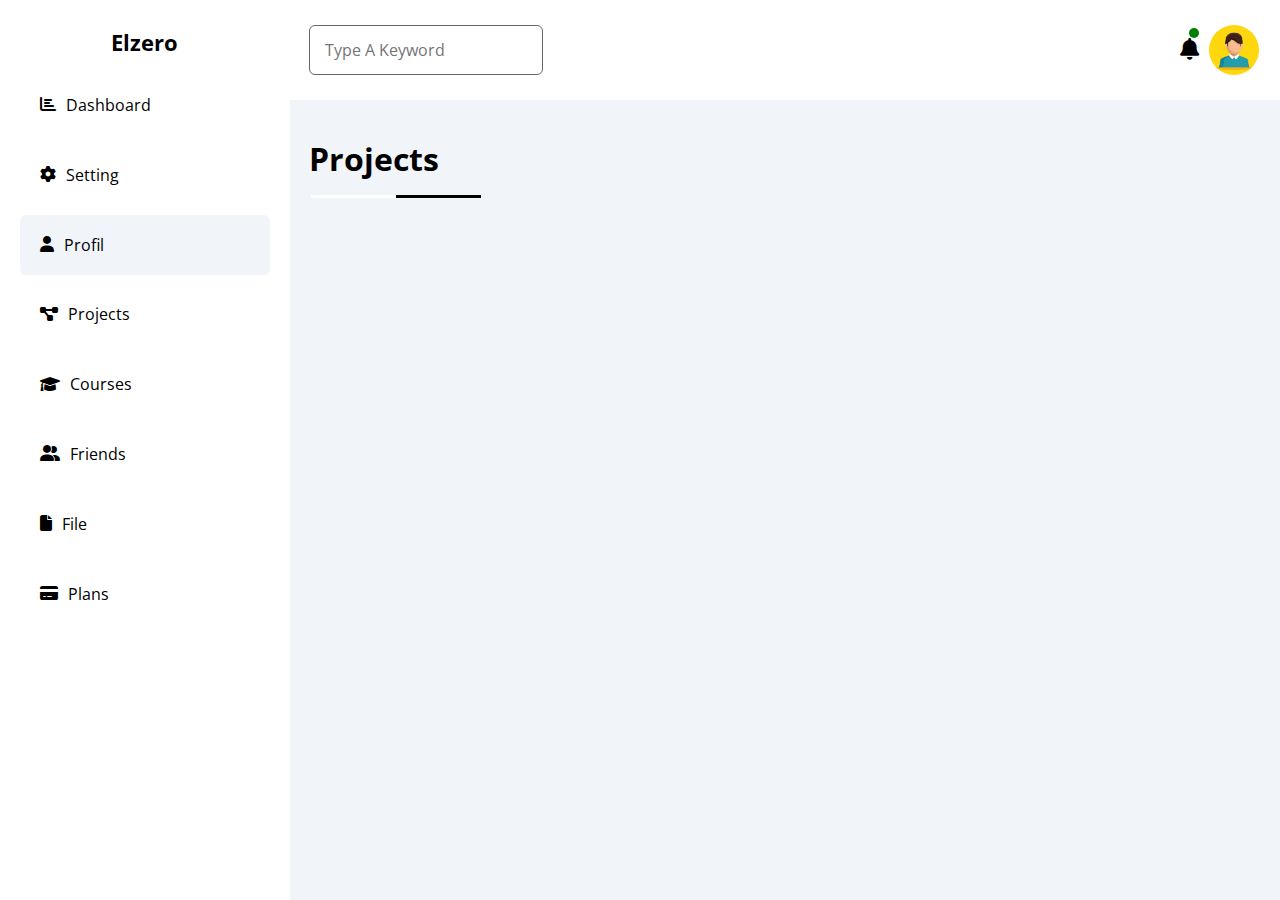
<file: profile.html>
<!DOCTYPE html>
<html lang="en">
<head>
    <meta charset="UTF-8">
    <meta http-equiv="X-UA-Compatible" content="IE=edge">
    <meta name="viewport" content="width=device-width, initial-scale=1.0">
    <title>Profile</title>
    <link rel="stylesheet" href="/css/all.min.css">
    <link rel="stylesheet" href="/css/framework.css">
    <link rel="stylesheet" href="/css/main.css">
    <link rel="stylesheet" href="/css/normailize.css">
    <link rel="preconnect" href="https://fonts.googleapis.com">
    <link rel="preconnect" href="https://fonts.gstatic.com" crossorigin>
    <link href="https://fonts.googleapis.com/css2?family=Open+Sans:wght@400;500;600;700&display=swap" rel="stylesheet">
</head>
<body>
    <div class="page d-flex">
        <div class="sidebar bg-white p-20 ">
            <h3 class="txt-c fs-22 black-c p-10">elzero</h3>
            <ul class="mt-20 m-auto ">
                <li class="wdt-25 mt-10 ht-6 d-block p-2 c-black rad-6"><i class="fa-solid c-black fa-chart-bar fafw pr-10 fs-16"></i><a class="c-black fs-16"  target="_blank" href="/index.html"class="fs-16 " >Dashboard</a></li>
                <li class="wdt-25 mt-10 ht-6 d-block p-2 c-black rad-6"><i class="fa-solid c-black fa-gear fafw pr-10 fs-16"></i><a class="c-black fs-16"  target="top" href="/setting.html"class="fs-16 " >setting</a></li>
                <li class="wdt-25 mt-10 ht-6 d-block p-2 c-black rad-6 active"><i class="fa-solid c-black fa-user fafw pr-10 fs-16"></i><a class="c-black fs-16" target="self"href="/profile.html"class="fs-16 " >profil</a></li>
                <li class="wdt-25 mt-10 ht-6 d-block p-2 c-black rad-6"><i class="fa-solid c-black fa-diagram-project fafw pr-10 fs-16"></i><a class="c-black fs-16" target="blank" href="/projects.html"class="fs-16 " >projects</a></li>
                <li class="wdt-25 mt-10 ht-6 d-block p-2 c-black rad-6"><i class="fa-solid c-black fa-graduation-cap fafw pr-10 fs-16"></i><a class="c-black fs-16" href="/courses.html"class="fs-16 " >courses</a></li>
                <li class="wdt-25 mt-10 ht-6 d-block p-2 c-black rad-6"><i class="fa-solid c-black fa-user-group fafw pr-10 fs-16"></i><a class="c-black fs-16" href="/friends.html"class="fs-16 " >friends</a></li>
                <li class="wdt-25 mt-10 ht-6 d-block p-2 c-black rad-6"><i class="fa-solid c-black fa-file fafw pr-10 fs-16"></i><a class="c-black fs-16" href="/files.html"class="fs-16 " >file</a></li>
                <li class="wdt-25 mt-10 ht-6 d-block p-2 c-black rad-6"><i class="fa-solid c-black fa-credit-card fafw pr-10 fs-16"></i><a class="c-black fs-16" href="/plans.html"class="fs-16 " >plans</a></li>
            </ul>
        </div>
        <div class="container flex-1">
            <div class="content flex-1">
                <header class=" d-flex bg-white wdt-100 p-20 ">
                    <form action="">
                        <input type="text" placeholder="type a keyword">
                    </form>
                    <div class="img p-relative mr-30">
                        <div class="i">
                            <i class="fa-solid fa-bell fafw pr-10 fs-22"></i>
                        </div>
                        <img class="rad-50"src="/images/user.jpg" alt="">
                    </div>
                </header>
                <!-- header end -->
                <div class="main-heading p-relative">
                    <h1 class="p-20 fs-32 c-black ">Projects</h1>
                </div>
                <!-- main-heading end -->
                <!-- projects start-->
                    
                <!-- projects end-->
            </div>
        </div> 
    </div>
</body>
</html>
</file>
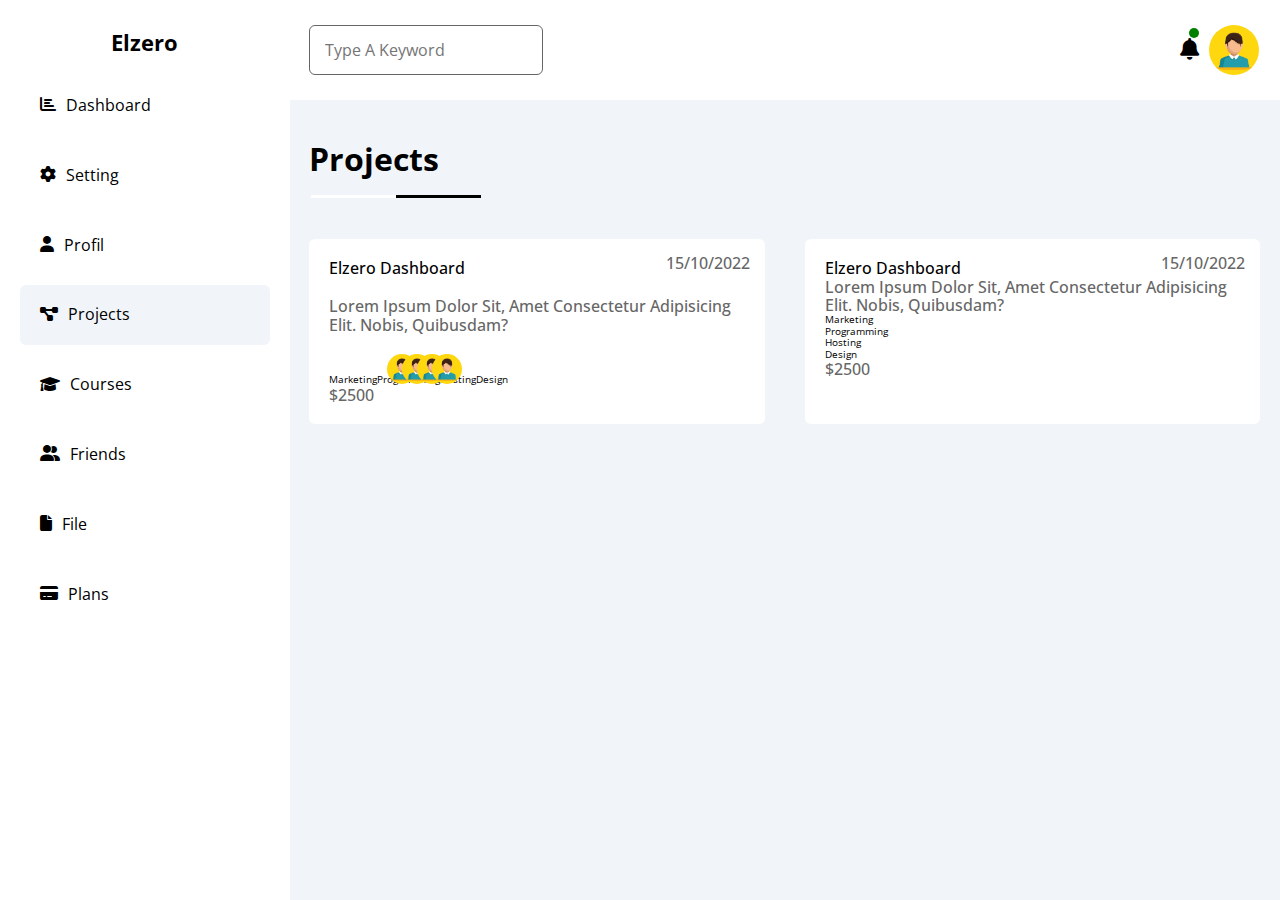
<file: projects.html>
<!DOCTYPE html>
<html lang="en">
    <head>
        <meta charset="UTF-8">
        <meta name="viewport" content="width=device-width, intiale-scale=1.0">
        <meta http-equiv="X-UA-Compatible" content="IE=Edge">
        <title>Projects</title>
        <link rel="stylesheet" href="/css/all.min.css">
        <link rel="stylesheet" href="/css/framework.css">
        <link rel="stylesheet" href="/css/main.css">
        <link rel="stylesheet" href="/css/normailize.css">
        <link rel="preconnect" href="https://fonts.googleapis.com">
        <link rel="preconnect" href="https://fonts.gstatic.com" crossorigin>
        <link href="https://fonts.googleapis.com/css2?family=Open+Sans:wght@400;500;600;700&display=swap" rel="stylesheet">
    </head>
    <body>
        <div class="page d-flex">
            <div class="sidebar bg-white p-20 ">
                <h3 class="txt-c fs-22 black-c p-10">elzero</h3>
                <ul class="mt-20 m-auto ">
                    <li class="wdt-25 mt-10 ht-6 d-block p-2 c-black rad-6 "><i class="fa-solid c-black fa-chart-bar fafw pr-10 fs-16"></i><a class="c-black fs-16"  target="_blank" href="/index.html"class="fs-16 " >Dashboard</a></li>
                    <li class="wdt-25 mt-10 ht-6 d-block p-2 c-black rad-6 "><i class="fa-solid c-black fa-gear fafw pr-10 fs-16"></i><a class="c-black fs-16"  target="top" href="/setting.html"class="fs-16 " >setting</a></li>
                    <li class="wdt-25 mt-10 ht-6 d-block p-2 c-black rad-6"><i class="fa-solid c-black fa-user fafw pr-10 fs-16"></i><a class="c-black fs-16" target="self"href="/profile.html"class="fs-16 " >profil</a></li>
                    <li class="wdt-25 mt-10 ht-6 d-block p-2 c-black rad-6 active"><i class="fa-solid c-black fa-diagram-project fafw pr-10 fs-16"></i><a class="c-black fs-16" target="blank" href="/projects.html"class="fs-16 " >projects</a></li>
                    <li class="wdt-25 mt-10 ht-6 d-block p-2 c-black rad-6"><i class="fa-solid c-black fa-graduation-cap fafw pr-10 fs-16"></i><a class="c-black fs-16" href="/courses.html"class="fs-16 " >courses</a></li>
                    <li class="wdt-25 mt-10 ht-6 d-block p-2 c-black rad-6"><i class="fa-solid c-black fa-user-group fafw pr-10 fs-16"></i><a class="c-black fs-16" href="/friends.html"class="fs-16 " >friends</a></li>
                    <li class="wdt-25 mt-10 ht-6 d-block p-2 c-black rad-6"><i class="fa-solid c-black fa-file fafw pr-10 fs-16"></i><a class="c-black fs-16" href="/files.html"class="fs-16 " >file</a></li>
                    <li class="wdt-25 mt-10 ht-6 d-block p-2 c-black rad-6"><i class="fa-solid c-black fa-credit-card fafw pr-10 fs-16"></i><a class="c-black fs-16" href="/plans.html"class="fs-16 " >plans</a></li>
                </ul>
            </div>
            <div class="container flex-1">
                <div class="content flex-1">
                    <header class=" d-flex bg-white wdt-100 p-20 ">
                        <form action="">
                            <input type="text" placeholder="type a keyword">
                        </form>
                        <div class="img p-relative mr-30">
                            <div class="i">
                                <i class="fa-solid fa-bell fafw pr-10 fs-22"></i>
                            </div>
                            <img class="rad-50"src="/images/user.jpg" alt="">
                        </div>
                    </header>
                    <!-- header end -->
                    <div class="main-heading p-relative">
                        <h1 class="p-20 fs-32 c-black ">Projects</h1>
                    </div>
                    <!-- main-heading end -->
                    <!-- projects start-->
                        <div class="projects d-flex">
                            <div class="bg-white rad-6 p-20 p-relative m-20 project">
                                <div class="proTitle">
                                    <h4 class="txt-black-info-box">elzero Dashboard</h4>
                                </div>
                                <div class="proDate">
                                    <span class="txt-info-box">15/10/2022</span>
                                </div>
                                <p class="txt-info-box mt-20">Lorem ipsum dolor sit, amet consectetur adipisicing elit. Nobis, quibusdam?</p>
                                <div class="proImgs d-flex m-20 p-relative">
                                    <div class="img img-1 rad-50 "><img src="/images/user.jpg" alt=""></div>
                                    <div class="img img-2 rad-50 "><img src="/images/user.jpg" alt=""></div>
                                    <div class="img img-3 rad-50 "><img src="/images/user.jpg" alt=""></div>
                                    <div class="img img-4 rad-50 "><img src="/images/user.jpg" alt=""></div>
                                </div>
                                <div class="proLabels d-flex ">
                                    <div class="label">marketing</div>
                                    <div class="label">Programming</div>
                                    <div class="label">Hosting</div>
                                    <div class="label">design</div>
                                </div>
                                <div class="proFoot">
                                    <div width="40%"class="progressBar">
                                        <div width="100%" class="progressBk"></div>
                                    </div>
                                    <span class="txt-info-box followers">$2500</span>
                                </div>
                            </div>
                            <div class="bg-white rad-6 p-20 p-relative m-20 project">
                                <div class="proTitle">
                                    <h4 class="txt-black-info-box">elzero Dashboard</h4>
                                </div>
                                <div class="proDate">
                                    <span class="txt-info-box">15/10/2022</span>
                                </div>
                                <p class="txt-info-box">Lorem ipsum dolor sit, amet consectetur adipisicing elit. Nobis, quibusdam?</p>
                                <div class="proImgs">

                                </div>
                                <div class="proLabels">
                                    <div class="label">marketing</div>
                                    <div class="label">Programming</div>
                                    <div class="label">Hosting</div>
                                    <div class="label">design</div>
                                </div>
                                <div class="proFoot">
                                    <div width="40%"class="progressBar">
                                        <div width="100%" class="progressBk"></div>
                                    </div>
                                    <span class="txt-info-box followers">$2500</span>
                                </div>
                            </div>
                        </div>
                    <!-- projects end-->
                </div>
            </div> 
        </div>
    </body>
</html>
</file>
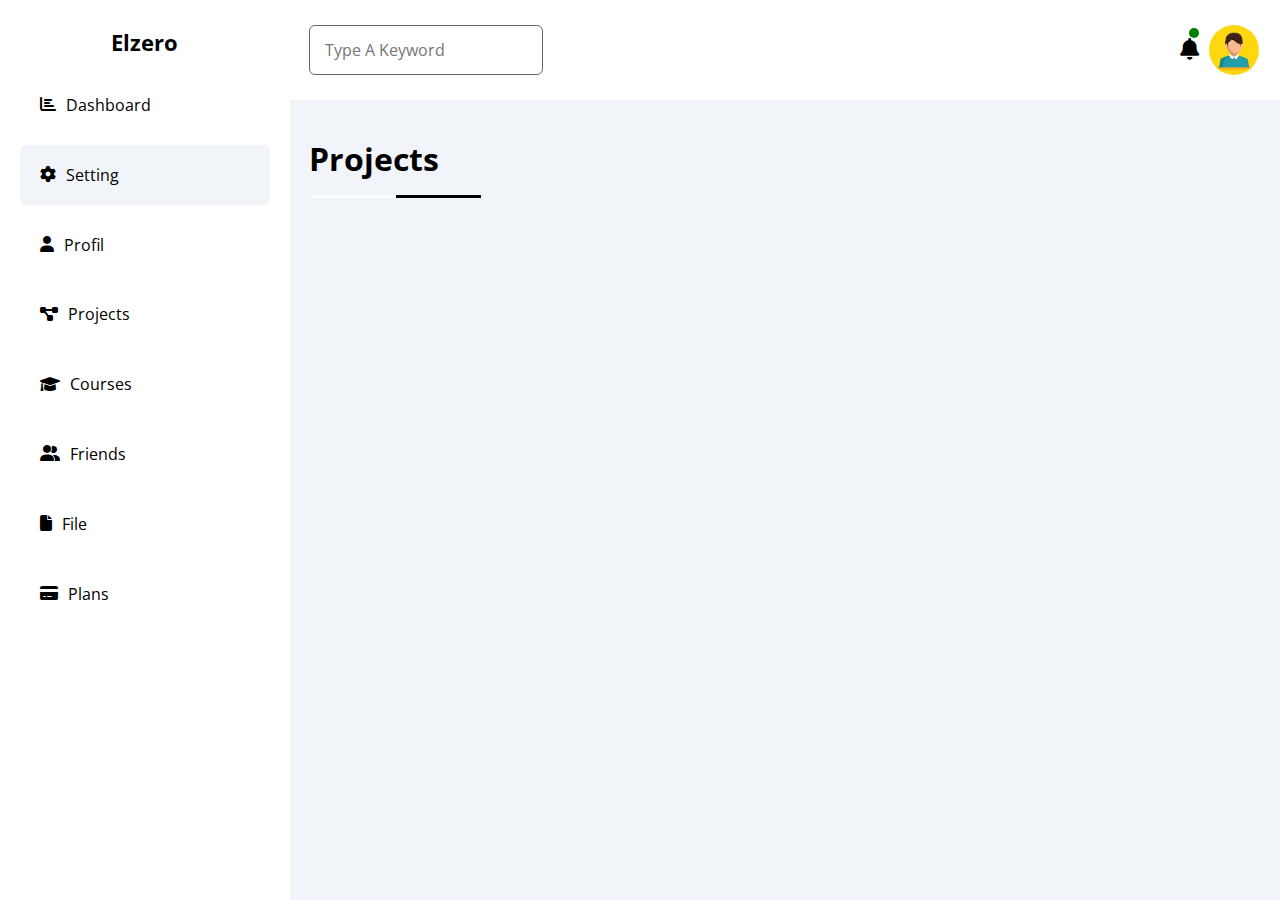
<file: setting.html>
<!DOCTYPE html>
<html lang="en">
    <head>
        <meta charset="UTF-8">
        <meta name="viewport" contnet="width=device-width, intiale-scale=1.0">
        <meta http-equiv="X-UA-Compatible" contnet="IE=Edge">
        <meta name="author" description="mohAlnady">
        <title>Setting</title>

        <link rel="stylesheet" href="/css/main.css"> 
        <link rel="stylesheet" href="/css/all.min.css"> 
        <link rel="stylesheet" href="/css/framework.css#"> 
        <link rel="stylesheet" href="/css/normailize.css">
        <link rel="preconnect" href="https://fonts.googleapis.com">
        <link rel="preconnect" href="https://fonts.gstatic.com" crossorigin>
        <link href="https://fonts.googleapis.com/css2?family=Open+Sans:wght@400;500;600;700&display=swap" rel="stylesheet">
    </head>
    <body>
        <div class="page d-flex">
            <div class="sidebar bg-white p-20 ">
                <h3 class="txt-c fs-22 black-c p-10">elzero</h3>
                <ul class="mt-20 m-auto ">
                    <li class="wdt-25 mt-10 ht-6 d-block p-2 c-black rad-6"><i class="fa-solid c-black fa-chart-bar fafw pr-10 fs-16"></i><a class="c-black fs-16"  target="_blank" href="/index.html"class="fs-16 " >Dashboard</a></li>
                    <li class="wdt-25 mt-10 ht-6 d-block p-2 c-black rad-6 active"><i class="fa-solid c-black fa-gear fafw pr-10 fs-16"></i><a class="c-black fs-16"  target="top" href="/setting.html"class="fs-16 " >setting</a></li>
                    <li class="wdt-25 mt-10 ht-6 d-block p-2 c-black rad-6"><i class="fa-solid c-black fa-user fafw pr-10 fs-16"></i><a class="c-black fs-16" target="self"href="/profile.html"class="fs-16 " >profil</a></li>
                    <li class="wdt-25 mt-10 ht-6 d-block p-2 c-black rad-6"><i class="fa-solid c-black fa-diagram-project fafw pr-10 fs-16"></i><a class="c-black fs-16" target="blank" href="/projects.html"class="fs-16 " >projects</a></li>
                    <li class="wdt-25 mt-10 ht-6 d-block p-2 c-black rad-6"><i class="fa-solid c-black fa-graduation-cap fafw pr-10 fs-16"></i><a class="c-black fs-16" href="/courses.html"class="fs-16 " >courses</a></li>
                    <li class="wdt-25 mt-10 ht-6 d-block p-2 c-black rad-6"><i class="fa-solid c-black fa-user-group fafw pr-10 fs-16"></i><a class="c-black fs-16" href="/friends.html"class="fs-16 " >friends</a></li>
                    <li class="wdt-25 mt-10 ht-6 d-block p-2 c-black rad-6"><i class="fa-solid c-black fa-file fafw pr-10 fs-16"></i><a class="c-black fs-16" href="/files.html"class="fs-16 " >file</a></li>
                    <li class="wdt-25 mt-10 ht-6 d-block p-2 c-black rad-6"><i class="fa-solid c-black fa-credit-card fafw pr-10 fs-16"></i><a class="c-black fs-16" href="/plans.html"class="fs-16 " >plans</a></li>
                </ul>
            </div>
            <div class="container flex-1">
                <div class="content flex-1">
                    <header class=" d-flex bg-white wdt-100 p-20 ">
                        <form action="">
                            <input type="text" placeholder="type a keyword">
                        </form>
                        <div class="img p-relative mr-30">
                            <div class="i">
                                <i class="fa-solid fa-bell fafw pr-10 fs-22"></i>
                            </div>
                            <img class="rad-50"src="/images/user.jpg" alt="">
                        </div>
                    </header>
                    <!-- header end -->
                    <div class="main-heading p-relative">
                        <h1 class="p-20 fs-32 c-black ">Projects</h1>
                    </div>
                    <!-- main-heading end -->
                    <!-- setting start-->
                        
                    <!-- projects end-->
                </div>
            </div> 
        </div>
    </body>
</html>
</file>
<file: css/framework.css>
.d-flex {
    display: flex;

}
.flex-1 {
    flex: 1;
}
.d-block {
    display: block;
}
.d-inline-block {
    display: inline-block;
}
.wdt-100 {
    width: 100%;
}
.wdt-25 {
    width: 25rem;
}
.ht-6 {
    height: 6rem;
}
.txt-c {
    text-align: center;
}
.p-relative {
    position: relative;
}
.p-absolute {
    position: absolute;
}
.rad-6 {
    border-radius: 6px;
}
.bx-sh-in {
    box-shadow: var(--box-shadow-inset)
}
.bx-sh-out {
    box-shadow: var(--box-shadow-outset)
}
.bg-white {
    background-color: var(--light);
}
.bg-eee {
    background-color: var(--bg-color);
}
.p-0 {
    padding: 0;
}
.p-2 {
    padding: 2rem;
}

.p-10 {
    padding: 1rem;
}
.p-20 {
    padding: 2rem;
}
.pl-10 {
    padding-left: 1rem;
}
.pr-10 {
    padding-right: 1rem;
}
.pr-30 {
    padding-right: 3rem;
}
.m-0 {
    margin: 0;
}
.m-0 {
    margin: 1rem;
}
.m-20 {
    margin: 2rem;
}
.mt-10 {
    margin-top: 1rem;

}
.mb-10 {
    margin-bottom: 1rem;

}
.mt-20 {
    margin-top: 2rem;

}
.mt-40 {
    margin-top: 5rem;

}
.mr-30 {
    margin-right: 3rem;
}
.m-auto {
    margin: 0 auto;

}
.pt-20 {
    padding-top: 2rem;

}
.fs-12 {
    font-size: 1.2rem;
}
.fs-16 {
    font-size: 1.6rem;
}
.fs-22 {
    font-size: 2.2rem;
}
.fs-32 {
    font-size: 3.2rem;
}
.c-black {
    color: var(--dark)
}
.c-white {
    color: var(--light)
}
.c-txt {
    color: var(--txt)
}
.rad-50 {
    border-radius: 50%;

}
.h1-info-box {
    font-size: 2.2rem;
    color: var(--dark);
    text-transform: capitalize;
    letter-spacing: .1rem;
}
.txt-info-box {
    font-size: 1.6rem;
    color: var(--txt);
    text-transform: capitalize;
    font-weight: 500;
}
.txt2-info-box {
    font-size: 1.4rem;
    color: var(--txt);
    text-transform: capitalize;
    font-weight: 500;
}
.txt-black-info-box {
    font-size: 1.6rem;
    font-weight: 500;
    color: var(--dark);
    text-transform: capitalize;
}
.f-complete {
    display: flex;
    justify-content: space-between;
    align-items: center;
}
.ueber {
    color: black;
    font-size: 1.6rem;
    font-weight: bolder;
    text-transform: capitalize;
}
.txt {
    color: #777;
    font-size: 1.2rem;
    text-transform: capitalize;
    line-height: 1.5;

    text-align: left;
    width: 100%;
}
.txt-r {
    text-align: right;
}
.txt-l {
    text-align: left;
}
</file>
<file: css/main.css>
*{
    margin: 0; padding: 0;
    outline: none; border: 0;
    box-sizing: border-box;
    text-transform: capitalize;
    font-family: "open sans", sans-serif ;
    text-decoration: none;
}
:focus {
    outline: none;
}
:root {
    --main-color: # ;
    --dark: #000 ;
    --light: #fff ;
    --txt: #666 ;
    --bg-color: #eee ;
    --box-shadow-inset : rgba(50, 50, 93, 0.25) 0px 50px 100px -20px, rgba(0, 0, 0, 0.3) 0px 30px 60px -30px, rgba(10, 37, 64, 0.35) 0px -2px 6px 0px inset;
    --box-shadow-outset : rgba(0, 0, 0, 0.12) 0px 1px 3px, rgba(0, 0, 0, 0.24) 0px 1px 2px;
}
html {
    font-size: 62.4%;
    scroll-behavior: smooth;
}
.content .page,
.container {
    background-color: #f1f5f9;
    min-height: 100vh;
}
.page .sidebar ul {
    list-style: none;
    
}
.page .sidebar ul li {
    display: flex;
    align-items: center;
    justify-content: flex-start;   
}

.page .sidebar ul li:hover,
.page .sidebar ul .active {
    background-color: #f1f5f9;

}
.content {
    background: #f1f5f9;
}
.content header {
    justify-content: space-between;
    align-items: center;
    height: 10rem    
}
.content header .img{
    width: 50px;
    display: flex;
    justify-content: space-between;
    align-items: center;
}
.content header .img img {
    max-width: 100%;
}
.content header .img .i:before {
    content: "";
    position: absolute; 
    top: 3px ;
    left: 9px ;
    width: 1rem;
    height: 1rem;
    background-color: green;
    border-radius: 50%;
}
.content form input {
    border: .1rem solid var(--txt);
    border-radius: .6rem;
    padding: 1.5rem; 
    font-size: 1.6rem;
}
.content .main-heading h1::after {
    content: "";
    background-color: var(--dark);
    position: absolute;
    width: 17rem;
    height: .3rem;
    bottom: 0rem; 
    left: 2.2rem; 
    z-index: 111;
}
.content .main-heading h1::before {
    content: "";
    background-color: var(--light);
    position: absolute;
    width: 8.5rem;
    height: .3rem;
    bottom: 0rem; 
    left: 2.2rem; 
    z-index: 112;
}
.page .first-row {
    display: grid;
    grid-template-columns: repeat(auto-fill, minmax(30%, 1fr));
    gap: .5rem;
}
.info-box {
    min-height: 50rem;
    box-shadow: rgba(0, 0, 0, 0.1) 0px 1px 3px 0px, rgba(0, 0, 0, 0.06) 0px 1px 2px 0px;
}
.welcome .top {
    display: flex;
    flex-direction: row-reverse;
    justify-content: space-between;
}
.info-box .top img {
    max-width: 100%;
    width: 20rem;
}
.info-box .middle-1 .img img {
    max-width: 100%;
    width: 6rem;
    border-radius: 50%;
    border: .3rem solid var(--light);
}

.info-box .middle-1 {
    box-sizing: border-box;
}
.info-box .middle-1 .img {
    position: absolute;
    top: -3rem;
    left: -2;

}
.info-box .middle-2 {
    border-top: .02rem solid var(--txt);
    border-bottom: .02rem solid var(--txt); 
    justify-content: space-between
}
.info-box .bottom {
    justify-content: flex-end;
}
.info-box .bottom button {
    padding: .6rem 1.2rem;
    background-color:#0096FF;
    color: var(--light);
    font-size: 1.6rem; 
    border-radius: .6rem

}
.quick-draft form {
    width: 100%;
}
.quick-draft form input,
.quick-draft form textarea {
    width: 100%;
    background-color: #eee;
    border-radius: .6rem;
    padding: 1rem;
    border: none;
    margin-top: 2rem;
    resize: none;
}
.quick-draft form textarea {
    min-height: 20rem;
}
.quick-draft form input::placeholder,
.quick-draft form textarea::placeholder  {
    font-size: 1.4rem;
    font-weight: 400;
    color: #666;
}
/*Yearly Target */
.info-box .row {
    margin: 2rem auto; 
}
.info-box .row .icon {
    width: 10rem;
    height: 10rem;
    justify-content: center;
    align-items: center;
    margin-right: 1rem;
    background-color: #0095ff6d;
}
.info-box .row .icon i {
    color: #0096FF;
    font-size: 3.2rem;

}
.info-box .row .content {
    width: 100%;
}
.info-box .row .content h3 {
    display: flex;
    width: 100%;
    justify-content: space-between;
}
h3 {
    font-weight: bold;
}
.info-box .row .content h3 span {
    background-color: #0096FF;
    color: var(--light);
    display: inline-block;
    padding: .3rem;
    border-radius: 5px;
    position: relative;
}
.info-box .row .content h3 span::after {
    content:"";
    position: absolute;
    top: 100%;
    left: 12px;
    border-color: #0096FF transparent transparent transparent;
    border-width: .8rem;
    border-style: solid;

}
.info-box .gruen .content h3 span::after {
    border-color: green transparent transparent transparent;
}
.info-box .rot .content h3 span::after {
    border-color: red transparent transparent transparent;

} 
.info-box .row .content .progress {
    width: 100%;
    height: 3%;
    background-color: #777;

}
.info-box .row .content .progress span {
    background-color: #0096FF;
    height: 5%;
    position: absolute;
    z-index: 111;
} 
.info-box .gruen .content .progress span {
    background-color: green;
}
.info-box .gruen .content h3 span  {
    background-color: green;
}
.info-box .gruen .icon i{
    color: green;
}
.info-box .gruen .icon i{
    color: red;
}
.info-box .rot .content h3 span  {
    background-color: red;
}
.info-box .rot .content .progress span {
    background-color: red;
}
.info-box .rot .icon {
    background-color: rgba(255, 0, 0, 0.26);
    
}
.info-box .gruen .icon {
    background-color: rgba(0, 128, 0, 0.172);

} 
/* Yearly Target */
/* statistic */
.info-box .stats {
    justify-content: space-between;
    align-items: center;
    flex-wrap: wrap
}
.info-box .stats .stat {
    border: .1rem solid var(--txt);
    width: 48%;
}
.info-box .stats .stat .fa-list {
    color: goldenrod;
}
.info-box .stats .stat .fa-circle-up {
    color: #0096FF 
}
.info-box .stats .stat .fa-circle-check {
    color: green
}
.info-box .stats .stat .fa-circle-xmark {
    color: red
}
/* statistic */
/* article */
.artc {
    justify-content: space-between;
    align-items: center;
    border-bottom: .1rem solid var(--txt);
    padding-bottom: 1rem;
}
.article .artc .img img {
    max-width: 100%;
    width: 12rem;
}
.article .artc .img .extension {
    width: 3rem;
}

.article .artc .kasten {
    background-color: #eee;
    padding: .6rem;
    width: 7rem
}
.article .artc .title {
    margin-left: 3rem; 
}
/* article end*/
/* tasks*/
.artc-special { 
    opacity: .4;
}
.artc-special h3,
.artc-special h4 { 
    text-decoration: line-through;
}
/* tasks end*/
/* top search start*/
.obere-title {
    justify-content: space-between;
}
.untere-liste .cont {
    justify-content: space-between;
}
.klein-kasten {
    padding: .3rem;
    width: 4rem;

}
/* top search end*/
/* last project progress*/
.structur {
    position: relative
}
.info-box .struc::before {
    position: absolute;
    content: "";
    top: 50px; 
    left: 8px;
    width: 3px ;
    height: 275px;
    background-color: #0095ff47;
    
}
.info-box .struc .h3 {
    background-color: #0096FF;
    width: 2rem;
    height: 2rem;
    border-radius: 50%;
    outline: .3rem solid #0096ff;
    outline-offset: 2px;
}
.info-box .struc .h3:last-child {
    background-color: transparent;
}
.info-box .str-box {
    justify-content: space-between;
    
 }
 .info-box .str-box .img {
     align-self: flex-end
 }
 .info-box .str-box .img img { 
     max-width: 100%;
     width: 12rem;
     opacity: .5;
 }
/* last project progress end*/
/* last post start */
.collec {

}
.collec .img img {
    width:6rem;
    object-fit: cover;
    border-radius: 50%;


}
.info-box p {
    font-size: 1.7rem;
    font-weight: 400;
    color: black;
    line-height: 1.7;
    margin: 4rem auto;
    padding: 3rem 0;
    border-top: .2rem solid black;
    border-bottom: .2rem solid black;

}
.comment {
    justify-content: space-between;
    align-items: center;

}
.comment .fa-solid {
    margin-right: 1rem;
}
/* last post end*/
/* social media stats*/
.soci .icon i  {
    font-size: 5rem;
    padding: 1rem;

}
.insta i {
    width: 7rem;

}
.soci .mittel {
    align-items: center;
    justify-content: space-between;

}
.twitt .mittel {
    background-color:#00abee3b;
    flex:1;
}
.soci .mittel span {
    color: var(--light);
    display: inline-block;
    padding: .5rem;

}
.twitt .mittel span {
    background-color:#00abee;
    
}
.face .mittel {
    background-color:#4267b241;
    flex:1;
}
.face .mittel span {
    background-color:#4267b2;

}
.insta .mittel {
    background-color:#833ab43a;
    flex:1;
}
.yout .mittel {
    background-color:#ff00003d;
    flex:1;
}
.insta .mittel span {
    background-color:#833ab4;

}
.yout .mittel span {
    background-color:#ff0000;
}
.twitt i {
    background-color:#00acee;
    color: var(--light)
}
.face i {
    background-color:#4267B2;
    color: var(--light)
}
.insta i {
    background-color:#833AB4;
    color: var(--light)
}
.yout i {
    background-color:#FF0000;
    color: var(--light)
}
/* social media stats end*/
/* Reminders*/
.reminders .kreis1::before {
    content:"";
    position: absolute;
    top: 3.5rem;
    left: 0;
    width: 1.5rem; 
    height: 1.5rem; 
    border-radius: 50%;
    background: green;
    
}
.reminders .kreis1::after {
    content:"";
    position: absolute;
    top: 2rem;
    left: 3rem;
    width: 0.5rem; 
    height: 5rem;
    background: green;
    
}
.reminders .kreis2::after {
    content:"";
    position: absolute;
    top: 11rem;
    left: 3rem;
    width: 0.5rem; 
    height: 5rem;
    background: black;
    
}
.reminders .kreis3::after {
    content:"";
    position: absolute;
    top: 21rem;
    left: 3rem;
    width: 0.5rem; 
    height: 5rem;
    background: blue;
    
}
.reminders .kreis4::after {
    content:"";
    position: absolute;
    top: 31rem;
    left: 3rem;
    width: 0.5rem; 
    height: 5rem;
    background: red;
    
}
.reminders .kreis2::before {
    content:"";
    position: absolute;
    top: 12.5rem;
    left: 0;
    width: 1.5rem; 
    height: 1.5rem; 
    border-radius: 50%;
    background: black;
    
}
.reminders .kreis3::before {
    content:"";
    position: absolute;
    top: 22.5rem;
    left: 0;
    width: 1.5rem; 
    height: 1.5rem; 
    border-radius: 50%;
    background: blue;
    
}
.reminders .kreis4::before {
    content:"";
    position: absolute;
    top: 32.5rem;
    left: 0;
    width: 1.5rem; 
    height: 1.5rem; 
    border-radius: 50%;
    background: red;
}
.reminders .artc  {
    text-align: left;
}
/* Reminders end*/
/*Products start*/
.products .tab-head {
    background: #eee;
    padding: 2rem; 
}
.products .tab-head div {
    display: flex;
    width:  35rem;
    justify-content: flex-start;
    align-items: center;
}
.products .tab-head h3 {
    font-size: 1.6rem; 
    font-weight: bolder;
    text-transform: capitalize;
    justify-content: flex-start;

}
.products .cols .col ul {
    width:  35rem; 
}
.products .cols .col ul li,
.products .cols .label ul li {
    list-style: none;
    border: .5px solid rgba(119, 119, 119, 0.091);
    padding: 2rem;
    flex: 1;
    font-size: 1.4rem; 
    font-weight: 400;
    color: #888
}
.products .cols .imgs ul li {
    list-style: none;
    border: .1rem solid rgba(119, 119, 119, 0.091);
    padding: 1.64rem;
    flex: 1;
    width: 35rem;
    font-size: 1.6rem; 
    font-weight: 400;
    color: #888
}
.products .cols .imgs ul li,
.products .cols .label ul li {
    width: 35rem;
    font-size: 1.6rem; 
    font-weight: 400;
    color: #888

}
.products .cols .imgs ul li img {
    max-width: 100%;
    width: 2rem; 
    border-radius: 50%;
}
.products .cols .label ul li .pending {
    background: red; 
    padding: .5rem;
    border-radius: 6px;
    width: fit-content;
}
.products .cols .label ul li .completed {
    background: green; 
    padding: .5rem;
    border-radius: 6px;
    width: fit-content;
    
}
.products .cols .label ul li .rejected {
    background: #0096FF; 
    padding: .5rem;
    border-radius: 6px;
    width: fit-content;
}
.products .cols .label ul li .progress {
    background: tomato; 
    padding: .5rem;
    border-radius: 6px;
    width: fit-content;
}
.products .cols .label ul li {
    color: white;
    padding: 1.4rem  

}
/* the labels in the last section */
/* Products end*/
/*plans start*/
.plans .info-box {
    margin-top: 0px; 
}
.plans .plan-gree .colorful-h {
    background: green;
    outline: .3rem solid green;
    outline-offset: 2px;
    width: 100%;
    margin: 0 auto; 
}
.plans .plan-gold .colorful-h {
    background: goldenrod;
    outline: .3rem solid goldenrod;
    outline-offset: 2px;
    width: 100%;
    margin: 0 auto; 
}
.plans .plan-rot .colorful-h {
    background: red;
    outline: .3rem solid red;
    outline-offset: 2px;
    width: 100%;
    margin: 0 auto; 
}
.plans .colorful-h h1 {
    color: white;
    font-size: 3rem; 
    font-weight: 400; 
    line-height: 1.5;
}
.plans .colorful-h h1 span {
    font-size: 4rem;
}
.plans  ul {
    width: 100%;
}

.plans ul li { 
    list-style: none;
    width: 100%;
    display: flex;
    justify-content: space-between;
    font-size: 1.7rem;
    font-weight: 600; 
    border-bottom: .1rem solid #777;
    
}
.plans ul li .fa-check {
    color: green;
}
.plans ul li .fa-close {
    color: red;
}
.plans ul li .fa-circle-info {
    color: gray;
    font-size: 2rem;
}
.plans .plan-gree > button {
    color: white;
    font-size: 2rem;
    background: green;
}
.plans .plan-gold > button {
    color: white;
    font-size: 2rem;
    background: goldenrod;
}
.plans .plan-rot > button {
    color: white;
    font-size: 2rem;
    background: red;
}
/*plans end*/
/*course start*/
.courses {
    display: grid;
    grid-template-columns: repeat(auto-fill, minmax(30rem, 1fr));
    gap: 2rem;
}
.courses .course .imgs {
    position: relative;
    
}
.courses .course .imgs img {
    max-width: 100%;
    width: 100%;
}
.courses .course .imgs .user-img {
    max-width: 100%;
    width: 5rem;
    border-radius: 50%;
    overflow: hidden;
    object-fit: cover;
    position: absolute;
    top: 1.5rem; 
    left: 1.5rem; 
}
.courses .course .unter-zeile {
    font-size: 1.6rem;
    border-top: .07rem solid #ccc;
}
/*course end*/
/*files start*/
.files {
    display: grid;
    grid-template-columns: repeat(auto-fill, minmax(18rem, 1fr));
    grid-template-rows: repeat(3, auto);
    gap: 2rem;
    grid-template-areas: ". . . . . . . . . . statis",
    ". . . . . . . . . . statis",
}
.files .file {

}
.files .file .imgs .img img {
    max-width: 100%;
    width: 30%;
    margin: 0 auto;

}
.files .file .imgs  {
    position: relative;

}
.files .file .imgs .icon i  {
    position: absolute;
    top: -1rem;
    left: .5rem;
    font-size:  1.5rem;
}
.files .file  .unter-zeile {
    padding: 1rem 0 0 ;
    border-top: .07rem solid #ccc;
}
.files .files-statistics {
    grid-area: statis;

}
/*files end*/
/*projects start*/
.projects .project .proDate span {
    position: absolute;
    right: 15px;
    top: 15px;
}
.projects .project .proImgs .img img {
    max-width: 100%;
    width: 3rem;
    border-radius: 50%;
}
.projects .project .proImgs .img-1{
    position: absolute;
    left: 10%;
    top: 4
}
.projects .project .proImgs .img-2{
    position: absolute;
    left: 14%;
}
.projects .project .proImgs .img-3{
    position: absolute;
    left: 18%;
}
.projects .project .proImgs .img-4{
    position: absolute;
    left: 22%;
}
/*projects end*/
/* liste */
@media (min-width: 2000px) {
    .page .first-row {
        display: grid;
        grid-template-columns: repeat(auto-fill, minmax(22%, 1fr));
        gap: .5rem;
    }
 }
/* liste end*/
</file>
<file: css/normailize.css>
/*! normalize.css v8.0.1 | MIT License | github.com/necolas/normalize.css */

/* Document
   ========================================================================== */

/**
 * 1. Correct the line height in all browsers.
 * 2. Prevent adjustments of font size after orientation changes in iOS.
 */

 html {
    line-height: 1.15; /* 1 */
    -webkit-text-size-adjust: 100%; /* 2 */
  }
  
  /* Sections
     ========================================================================== */
  
  /**
   * Remove the margin in all browsers.
   */
  
  body {
    margin: 0;
  }
  
  /**
   * Render the `main` element consistently in IE.
   */
  
  main {
    display: block;
  }
  
  /**
   * Correct the font size and margin on `h1` elements within `section` and
   * `article` contexts in Chrome, Firefox, and Safari.
   */
  
  h1 {
    font-size: 2em;
    margin: 0.67em 0;
  }
  
  /* Grouping content
     ========================================================================== */
  
  /**
   * 1. Add the correct box sizing in Firefox.
   * 2. Show the overflow in Edge and IE.
   */
  
  hr {
    box-sizing: content-box; /* 1 */
    height: 0; /* 1 */
    overflow: visible; /* 2 */
  }
  
  /**
   * 1. Correct the inheritance and scaling of font size in all browsers.
   * 2. Correct the odd `em` font sizing in all browsers.
   */
  
  pre {
    font-family: monospace, monospace; /* 1 */
    font-size: 1em; /* 2 */
  }
  
  /* Text-level semantics
     ========================================================================== */
  
  /**
   * Remove the gray background on active links in IE 10.
   */
  
  a {
    background-color: transparent;
  }
  
  /**
   * 1. Remove the bottom border in Chrome 57-
   * 2. Add the correct text decoration in Chrome, Edge, IE, Opera, and Safari.
   */
  
  abbr[title] {
    border-bottom: none; /* 1 */
    text-decoration: underline; /* 2 */
    text-decoration: underline dotted; /* 2 */
  }
  
  /**
   * Add the correct font weight in Chrome, Edge, and Safari.
   */
  
  b,
  strong {
    font-weight: bolder;
  }
  
  /**
   * 1. Correct the inheritance and scaling of font size in all browsers.
   * 2. Correct the odd `em` font sizing in all browsers.
   */
  
  code,
  kbd,
  samp {
    font-family: monospace, monospace; /* 1 */
    font-size: 1em; /* 2 */
  }
  
  /**
   * Add the correct font size in all browsers.
   */
  
  small {
    font-size: 80%;
  }
  
  /**
   * Prevent `sub` and `sup` elements from affecting the line height in
   * all browsers.
   */
  
  sub,
  sup {
    font-size: 75%;
    line-height: 0;
    position: relative;
    vertical-align: baseline;
  }
  
  sub {
    bottom: -0.25em;
  }
  
  sup {
    top: -0.5em;
  }
  
  /* Embedded content
     ========================================================================== */
  
  /**
   * Remove the border on images inside links in IE 10.
   */
  
  img {
    border-style: none;
  }
  
  /* Forms
     ========================================================================== */
  
  /**
   * 1. Change the font styles in all browsers.
   * 2. Remove the margin in Firefox and Safari.
   */
  
  button,
  input,
  optgroup,
  select,
  textarea {
    font-family: inherit; /* 1 */
    font-size: 100%; /* 1 */
    line-height: 1.15; /* 1 */
    margin: 0; /* 2 */
  }
  
  /**
   * Show the overflow in IE.
   * 1. Show the overflow in Edge.
   */
  
  button,
  input { /* 1 */
    overflow: visible;
  }
  
  /**
   * Remove the inheritance of text transform in Edge, Firefox, and IE.
   * 1. Remove the inheritance of text transform in Firefox.
   */
  
  button,
  select { /* 1 */
    text-transform: none;
  }
  
  /**
   * Correct the inability to style clickable types in iOS and Safari.
   */
  
  button,
  [type="button"],
  [type="reset"],
  [type="submit"] {
    -webkit-appearance: button;
  }
  
  /**
   * Remove the inner border and padding in Firefox.
   */
  
  button::-moz-focus-inner,
  [type="button"]::-moz-focus-inner,
  [type="reset"]::-moz-focus-inner,
  [type="submit"]::-moz-focus-inner {
    border-style: none;
    padding: 0;
  }
  
  /**
   * Restore the focus styles unset by the previous rule.
   */
  
  button:-moz-focusring,
  [type="button"]:-moz-focusring,
  [type="reset"]:-moz-focusring,
  [type="submit"]:-moz-focusring {
    outline: 1px dotted ButtonText;
  }
  
  /**
   * Correct the padding in Firefox.
   */
  
  fieldset {
    padding: 0.35em 0.75em 0.625em;
  }
  
  /**
   * 1. Correct the text wrapping in Edge and IE.
   * 2. Correct the color inheritance from `fieldset` elements in IE.
   * 3. Remove the padding so developers are not caught out when they zero out
   *    `fieldset` elements in all browsers.
   */
  
  legend {
    box-sizing: border-box; /* 1 */
    color: inherit; /* 2 */
    display: table; /* 1 */
    max-width: 100%; /* 1 */
    padding: 0; /* 3 */
    white-space: normal; /* 1 */
  }
  
  /**
   * Add the correct vertical alignment in Chrome, Firefox, and Opera.
   */
  
  progress {
    vertical-align: baseline;
  }
  
  /**
   * Remove the default vertical scrollbar in IE 10+.
   */
  
  textarea {
    overflow: auto;
  }
  
  /**
   * 1. Add the correct box sizing in IE 10.
   * 2. Remove the padding in IE 10.
   */
  
  [type="checkbox"],
  [type="radio"] {
    box-sizing: border-box; /* 1 */
    padding: 0; /* 2 */
  }
  
  /**
   * Correct the cursor style of increment and decrement buttons in Chrome.
   */
  
  [type="number"]::-webkit-inner-spin-button,
  [type="number"]::-webkit-outer-spin-button {
    height: auto;
  }
  
  /**
   * 1. Correct the odd appearance in Chrome and Safari.
   * 2. Correct the outline style in Safari.
   */
  
  [type="search"] {
    -webkit-appearance: textfield; /* 1 */
    outline-offset: -2px; /* 2 */
  }
  
  /**
   * Remove the inner padding in Chrome and Safari on macOS.
   */
  
  [type="search"]::-webkit-search-decoration {
    -webkit-appearance: none;
  }
  
  /**
   * 1. Correct the inability to style clickable types in iOS and Safari.
   * 2. Change font properties to `inherit` in Safari.
   */
  
  ::-webkit-file-upload-button {
    -webkit-appearance: button; /* 1 */
    font: inherit; /* 2 */
  }
  
  /* Interactive
     ========================================================================== */
  
  /*
   * Add the correct display in Edge, IE 10+, and Firefox.
   */
  
  details {
    display: block;
  }
  
  /*
   * Add the correct display in all browsers.
   */
  
  summary {
    display: list-item;
  }
  
  /* Misc
     ========================================================================== */
  
  /**
   * Add the correct display in IE 10+.
   */
  
  template {
    display: none;
  }
  
  /**
   * Add the correct display in IE 10.
   */
  
  [hidden] {
    display: none;
  }
</file>
